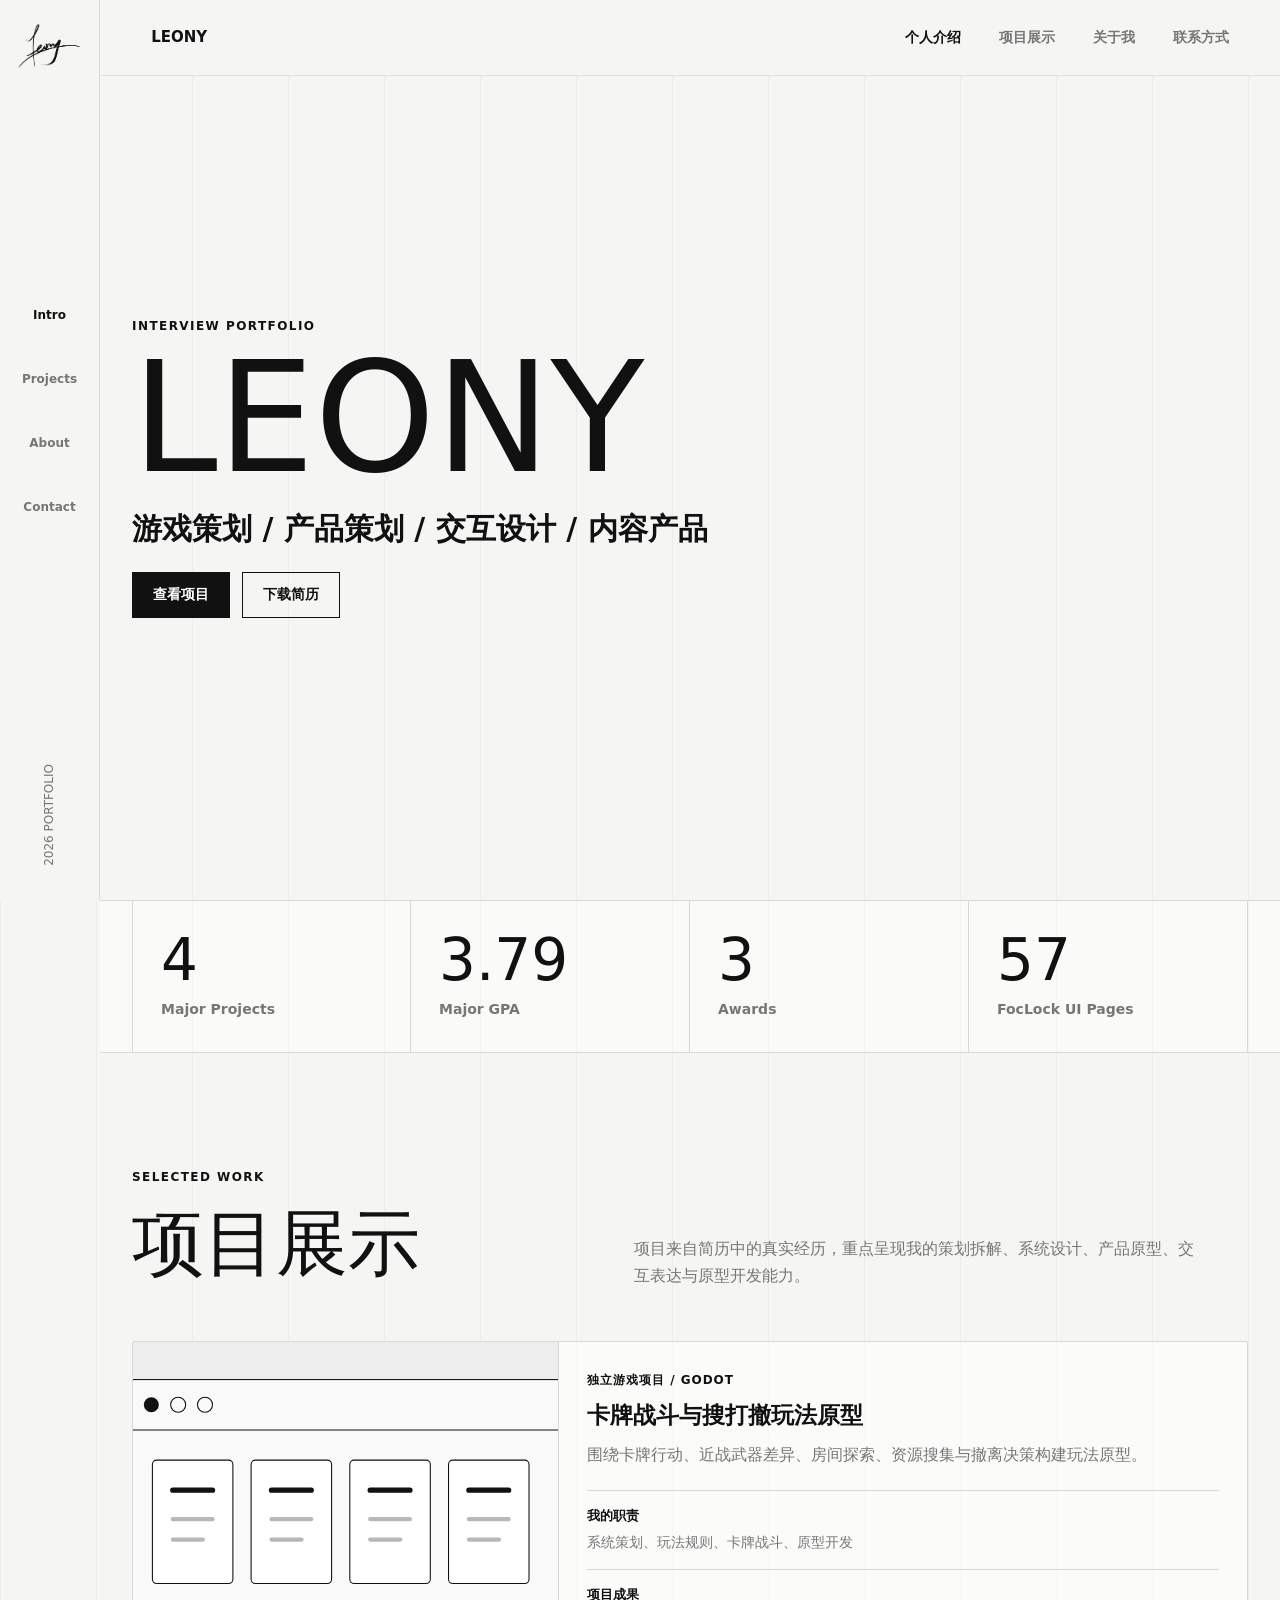
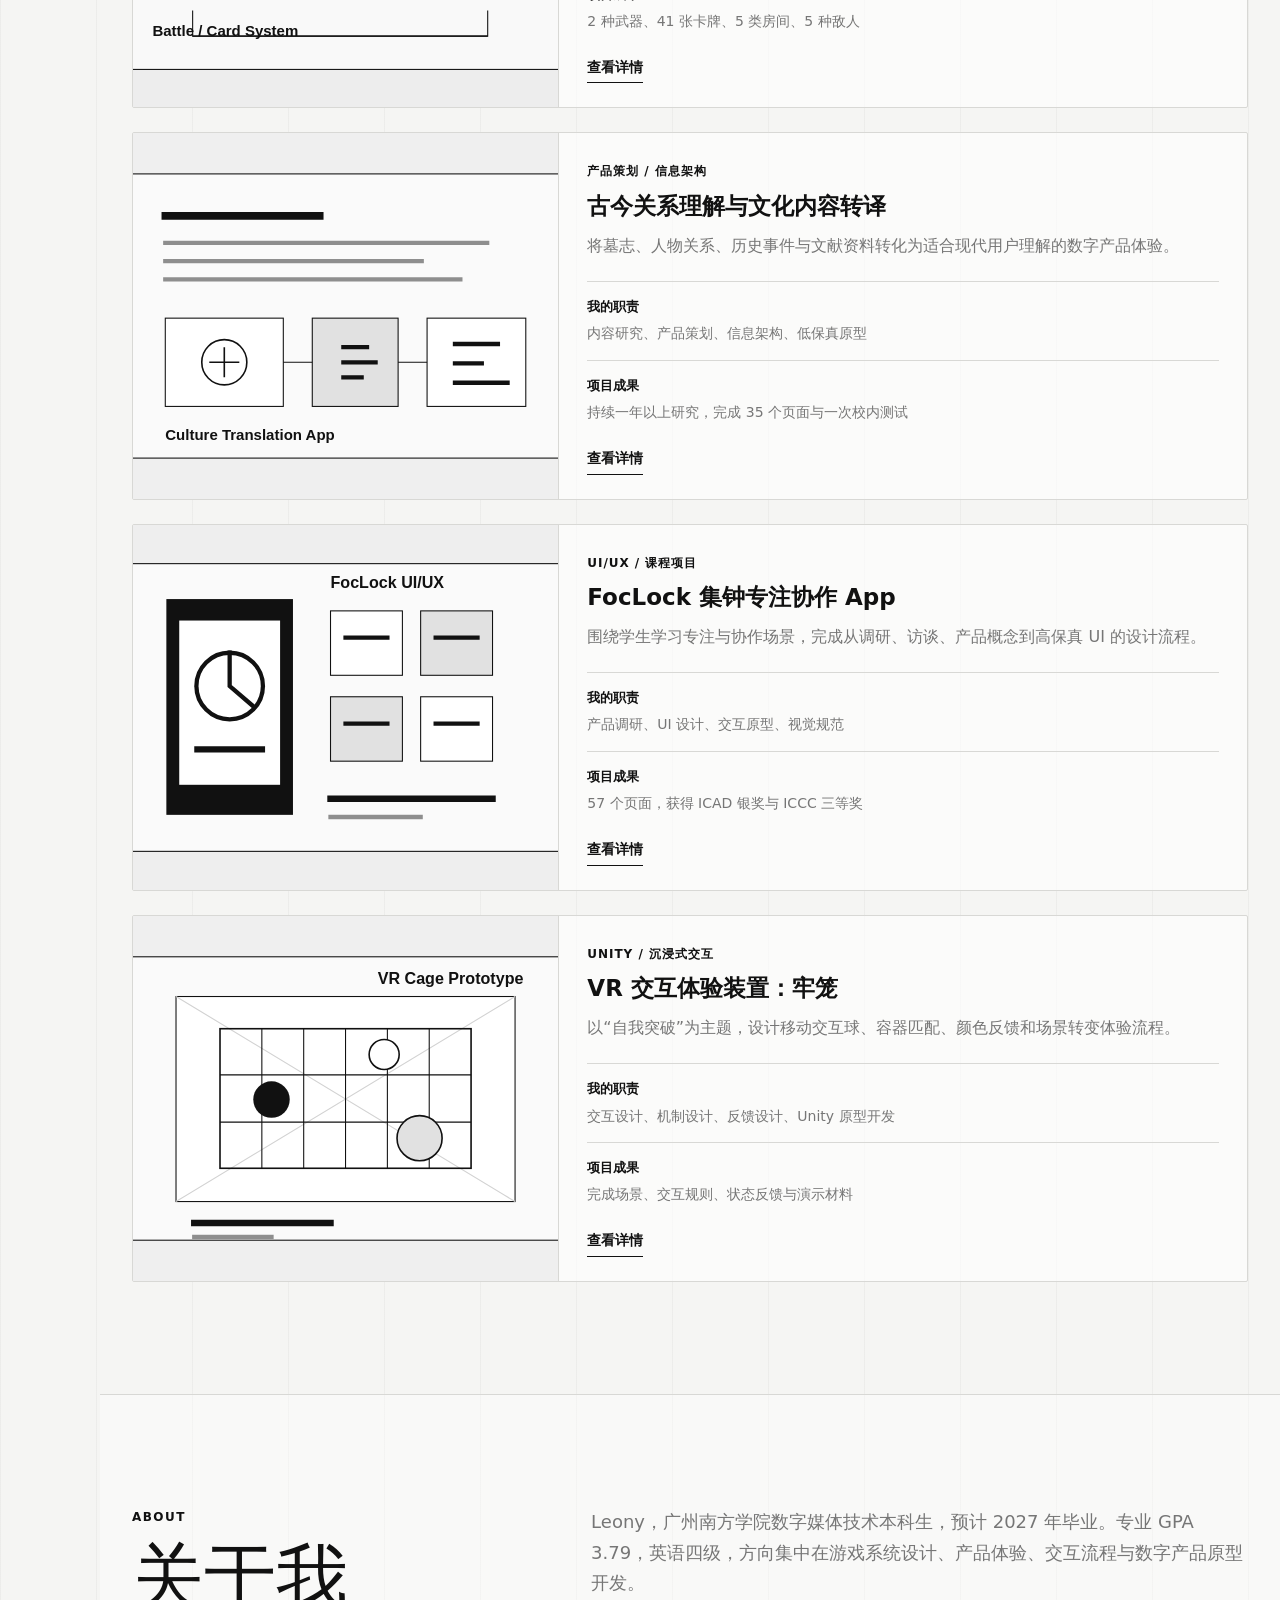
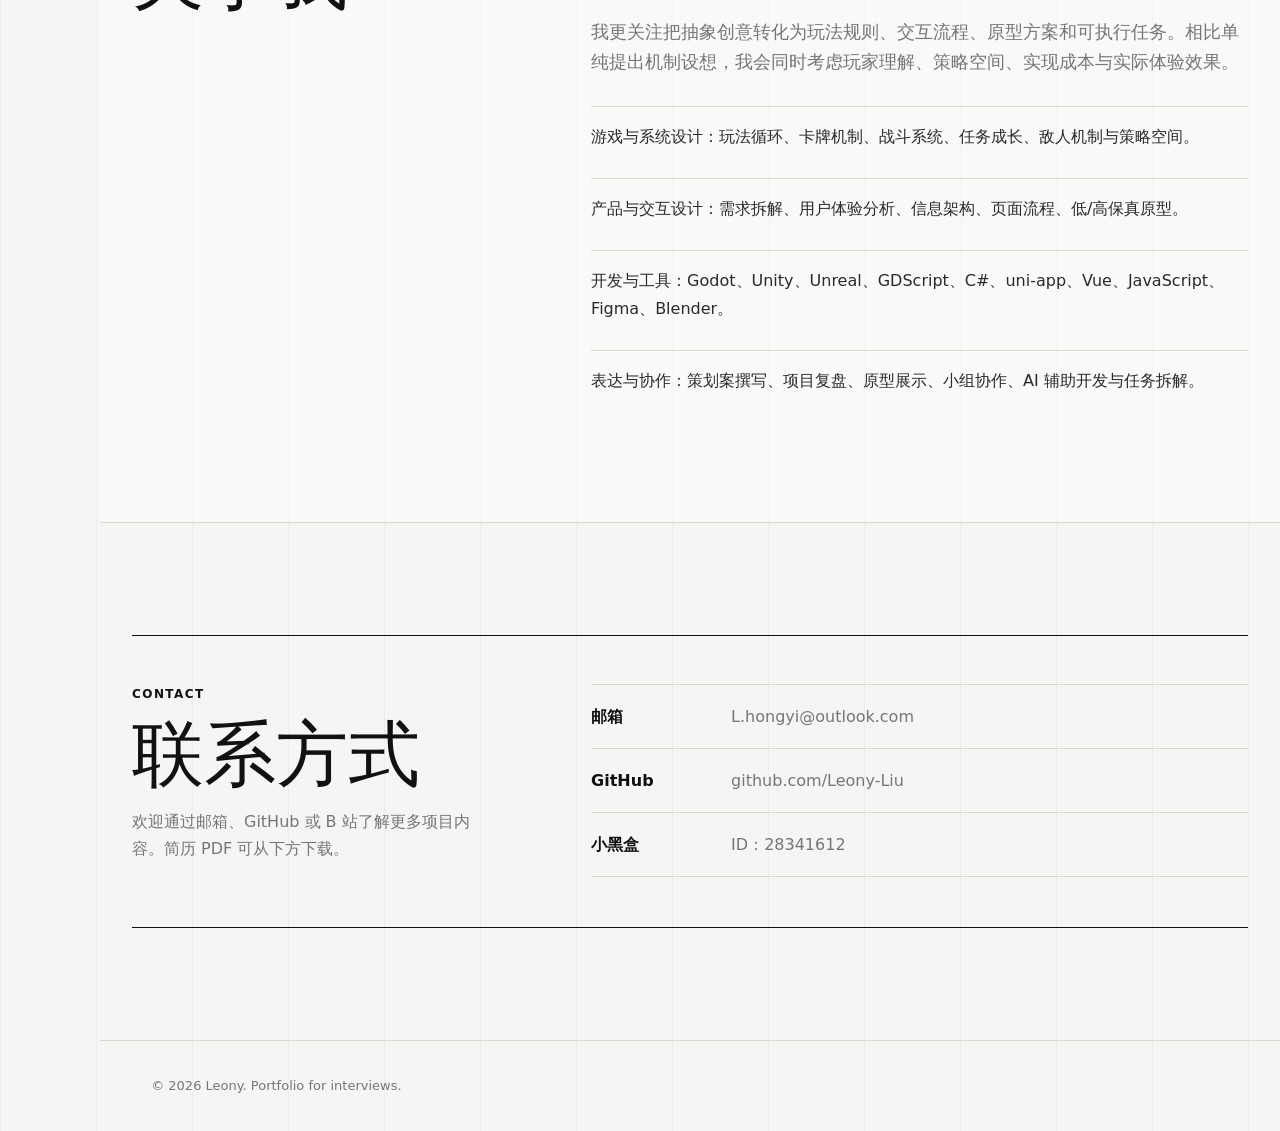
<file: index.html>
<!DOCTYPE html>
<html lang="zh-CN">
<head>
  <meta charset="UTF-8">
  <meta name="viewport" content="width=device-width, initial-scale=1.0">
  <meta name="description" content="Leony 刘弘懿的个人作品集网站，展示游戏策划、产品策划、交互设计与原型开发项目。">
  <title>LEONY Portfolio | 刘弘懿项目作品集</title>
  <link rel="icon" href="assets/images/favicon.svg" type="image/svg+xml">
  <link rel="stylesheet" href="css/style.css">
</head>
<body>
  <aside class="side-rail" aria-label="页面锚点导航">
    <a class="rail-logo" href="#intro" aria-label="返回首页">
      <img src="assets/images/leony-signature.png" alt="">
    </a>
    <nav class="rail-dots" aria-label="页面分区">
      <a class="rail-dot active" href="#intro" data-section="intro" aria-label="Intro"><span>Intro</span></a>
      <a class="rail-dot" href="#projects" data-section="projects" aria-label="Projects"><span>Projects</span></a>
      <a class="rail-dot" href="#about" data-section="about" aria-label="About"><span>About</span></a>
      <a class="rail-dot" href="#contact" data-section="contact" aria-label="Contact"><span>Contact</span></a>
    </nav>
    <p class="rail-meta">2026 Portfolio</p>
  </aside>

  <header class="topbar">
    <a class="topbar-brand" href="#intro">LEONY</a>
    <button class="nav-toggle" type="button" aria-label="打开导航" aria-expanded="false">
      <span></span>
      <span></span>
    </button>
    <nav class="topnav" aria-label="主导航">
      <a href="#intro">个人介绍</a>
      <a href="#projects">项目展示</a>
      <a href="#about">关于我</a>
      <a href="#contact">联系方式</a>
    </nav>
  </header>

  <main>
    <section id="intro" class="hero section">
      <div class="container hero-grid">
        <div class="hero-copy">
          <p class="eyebrow">Interview Portfolio</p>
          <h1>LEONY<br></h1>
          <p class="hero-title">游戏策划 / 产品策划 / 交互设计 / 内容产品</p>
          <div class="hero-actions">
            <a class="button button-dark" href="#projects">查看项目</a>
            <a class="button button-light" href="assets/resume/resume.pdf" download>下载简历</a>
          </div>
        </div>

        
      </div>
    </section>

    <section class="stats-strip" aria-label="作品集数据概览">
      <div class="container stats-grid">
        <div>
          <strong>4</strong>
          <span>Major Projects</span>
        </div>
        <div>
          <strong>3.79</strong>
          <span>Major GPA</span>
        </div>
        <div>
          <strong>3</strong>
          <span>Awards</span>
        </div>
        <div>
          <strong>57</strong>
          <span>FocLock UI Pages</span>
        </div>
      </div>
    </section>

    <section id="projects" class="section section-projects">
      <div class="container">
        <div class="section-heading wide-heading">
          <p class="eyebrow">Selected Work</p>
          <h2>项目展示</h2>
          <p>项目来自简历中的真实经历，重点呈现我的策划拆解、系统设计、产品原型、交互表达与原型开发能力。</p>
        </div>

        <div class="project-grid">
          <article class="project-card">
            <a class="project-cover" href="projects/card-battle.html" aria-label="查看卡牌战斗与搜打撤玩法原型详情">
              <img src="assets/images/project-card-system.svg" alt="卡牌战斗与搜打撤玩法原型封面">
            </a>
            <div class="project-body">
              <p class="project-type">独立游戏项目 / Godot</p>
              <h3>卡牌战斗与搜打撤玩法原型</h3>
              <p>围绕卡牌行动、近战武器差异、房间探索、资源搜集与撤离决策构建玩法原型。</p>
              <dl class="project-meta">
                <div>
                  <dt>我的职责</dt>
                  <dd>系统策划、玩法规则、卡牌战斗、原型开发</dd>
                </div>
                <div>
                  <dt>项目成果</dt>
                  <dd>2 种武器、41 张卡牌、5 类房间、5 种敌人</dd>
                </div>
              </dl>
              <a class="text-link" href="projects/card-battle.html">查看详情</a>
            </div>
          </article>

          <article class="project-card">
            <a class="project-cover" href="projects/culture-app.html" aria-label="查看古今关系理解与文化内容转译项目详情">
              <img src="assets/images/project-culture-app.svg" alt="古今关系理解与文化内容转译项目封面">
            </a>
            <div class="project-body">
              <p class="project-type">产品策划 / 信息架构</p>
              <h3>古今关系理解与文化内容转译</h3>
              <p>将墓志、人物关系、历史事件与文献资料转化为适合现代用户理解的数字产品体验。</p>
              <dl class="project-meta">
                <div>
                  <dt>我的职责</dt>
                  <dd>内容研究、产品策划、信息架构、低保真原型</dd>
                </div>
                <div>
                  <dt>项目成果</dt>
                  <dd>持续一年以上研究，完成 35 个页面与一次校内测试</dd>
                </div>
              </dl>
              <a class="text-link" href="projects/culture-app.html">查看详情</a>
            </div>
          </article>

          <article class="project-card">
            <a class="project-cover" href="projects/foclock.html" aria-label="查看 FocLock 集钟项目详情">
              <img src="assets/images/project-foclock.svg" alt="FocLock 集钟项目封面">
            </a>
            <div class="project-body">
              <p class="project-type">UI/UX / 课程项目</p>
              <h3>FocLock 集钟专注协作 App</h3>
              <p>围绕学生学习专注与协作场景，完成从调研、访谈、产品概念到高保真 UI 的设计流程。</p>
              <dl class="project-meta">
                <div>
                  <dt>我的职责</dt>
                  <dd>产品调研、UI 设计、交互原型、视觉规范</dd>
                </div>
                <div>
                  <dt>项目成果</dt>
                  <dd>57 个页面，获得 ICAD 银奖与 ICCC 三等奖</dd>
                </div>
              </dl>
              <a class="text-link" href="projects/foclock.html">查看详情</a>
            </div>
          </article>

          <article class="project-card">
            <a class="project-cover" href="projects/vr-cage.html" aria-label="查看 VR 交互体验装置详情">
              <img src="assets/images/project-vr-cage.svg" alt="VR 交互体验装置项目封面">
            </a>
            <div class="project-body">
              <p class="project-type">Unity / 沉浸式交互</p>
              <h3>VR 交互体验装置：牢笼</h3>
              <p>以“自我突破”为主题，设计移动交互球、容器匹配、颜色反馈和场景转变体验流程。</p>
              <dl class="project-meta">
                <div>
                  <dt>我的职责</dt>
                  <dd>交互设计、机制设计、反馈设计、Unity 原型开发</dd>
                </div>
                <div>
                  <dt>项目成果</dt>
                  <dd>完成场景、交互规则、状态反馈与演示材料</dd>
                </div>
              </dl>
              <a class="text-link" href="projects/vr-cage.html">查看详情</a>
            </div>
          </article>
        </div>
      </div>
    </section>

    <section id="about" class="section about-section">
      <div class="container about-grid">
        <div class="section-heading">
          <p class="eyebrow">About</p>
          <h2>关于我</h2>
        </div>
        <div class="about-copy">
          <p>
             Leony，广州南方学院数字媒体技术本科生，预计 2027 年毕业。专业 GPA 3.79，英语四级，方向集中在游戏系统设计、产品体验、交互流程与数字产品原型开发。
          </p>
          <p>
            我更关注把抽象创意转化为玩法规则、交互流程、原型方案和可执行任务。相比单纯提出机制设想，我会同时考虑玩家理解、策略空间、实现成本与实际体验效果。
          </p>
          <ul class="ability-list">
            <li>游戏与系统设计：玩法循环、卡牌机制、战斗系统、任务成长、敌人机制与策略空间。</li>
            <li>产品与交互设计：需求拆解、用户体验分析、信息架构、页面流程、低/高保真原型。</li>
            <li>开发与工具：Godot、Unity、Unreal、GDScript、C#、uni-app、Vue、JavaScript、Figma、Blender。</li>
            <li>表达与协作：策划案撰写、项目复盘、原型展示、小组协作、AI 辅助开发与任务拆解。</li>
          </ul>
        </div>
      </div>
    </section>

    <section id="contact" class="section contact-section">
      <div class="container contact-grid">
        <div>
          <p class="eyebrow">Contact</p>
          <h2>联系方式</h2>
          <p>欢迎通过邮箱、GitHub 或 B 站了解更多项目内容。简历 PDF 可从下方下载。</p>
        </div>
        <ul class="contact-list">
          <li>
            <span>邮箱</span>
            <a href="mailto:L.hongyi@outlook.com">L.hongyi@outlook.com</a>
          </li>
          <li>
            <span>GitHub</span>
            <a href="https://github.com/Leony-Liu" target="_blank" rel="noreferrer">github.com/Leony-Liu</a>
          </li>
          <li>
            <span>小黑盒</span>
            <a href="https://www.xiaoheihe.cn/app/user/profile/28341612" target="_blank" rel="noreferrer">ID：28341612</a>
          </li>
        </ul>
      </div>
    </section>
  </main>

  <footer class="site-footer">
    <p>© 2026  Leony. Portfolio for interviews.</p>
  </footer>

  <script src="js/main.js"></script>
</body>
</html>
</file>
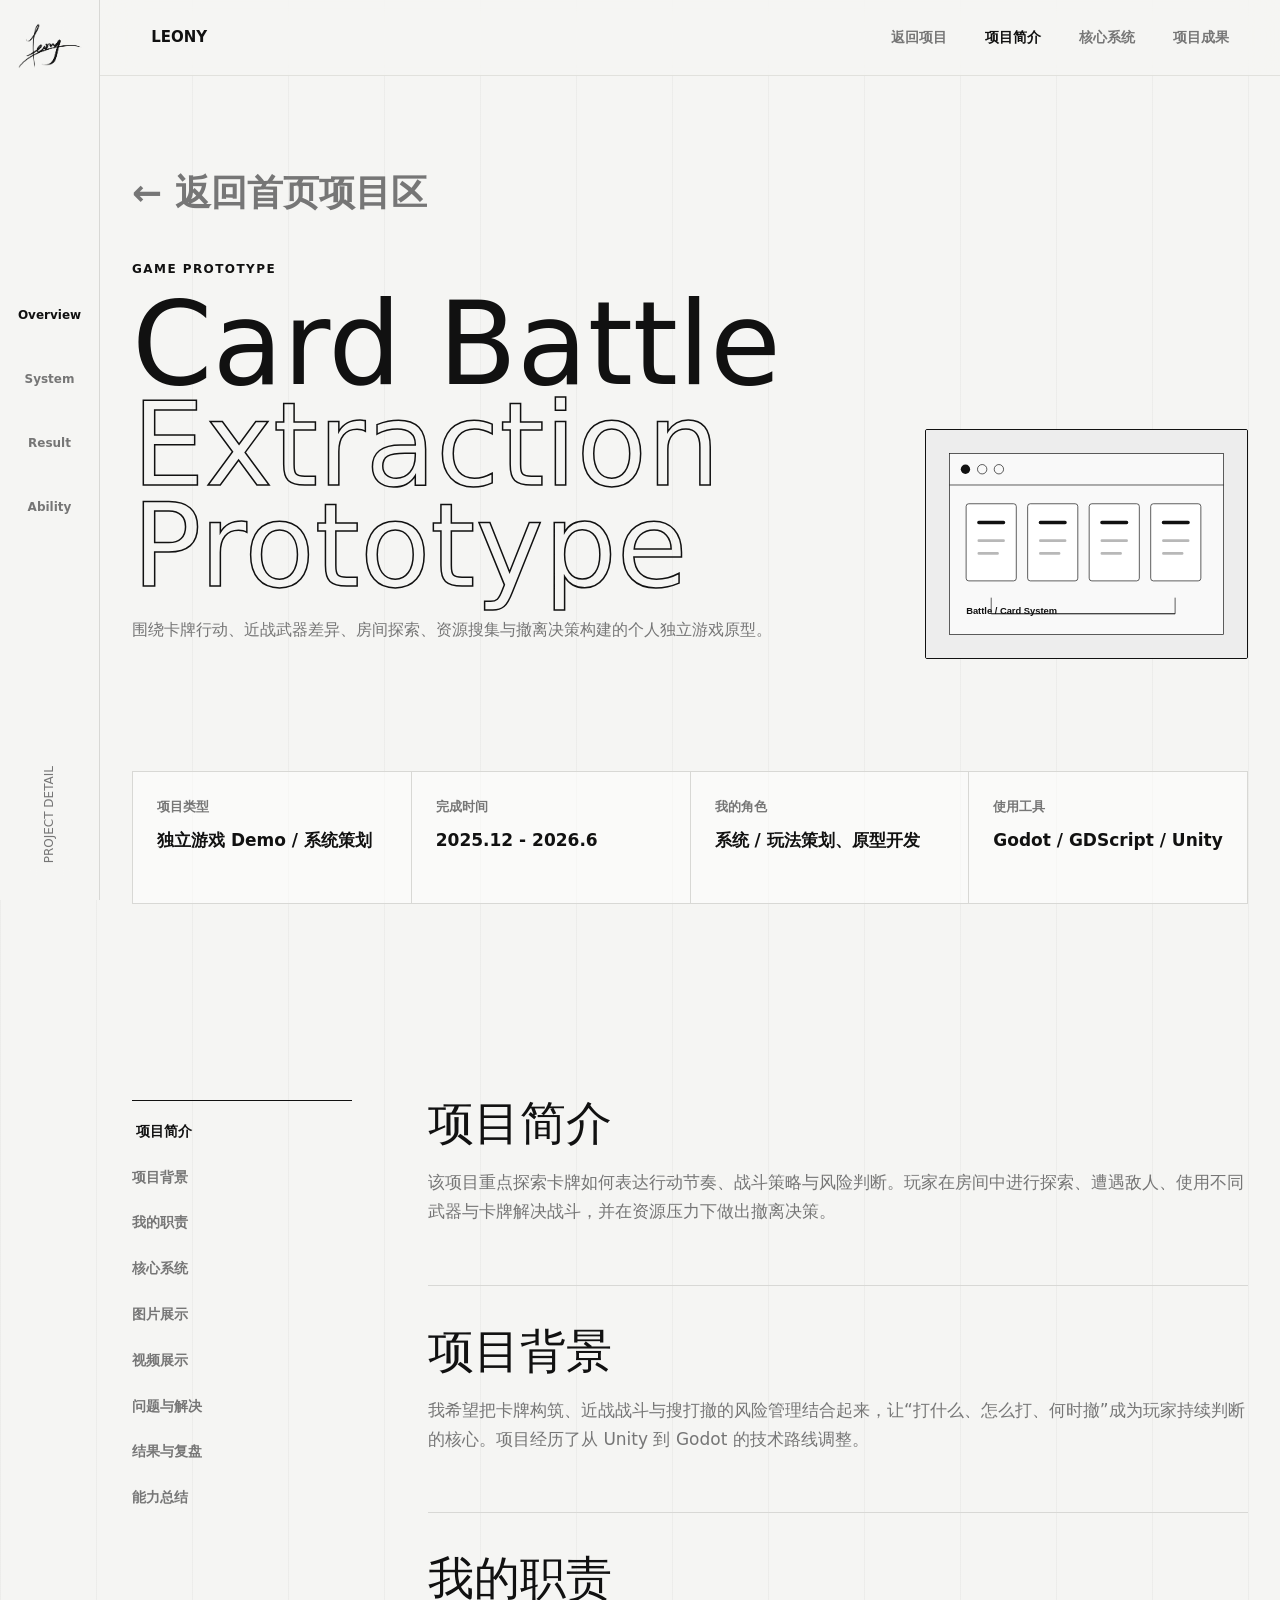
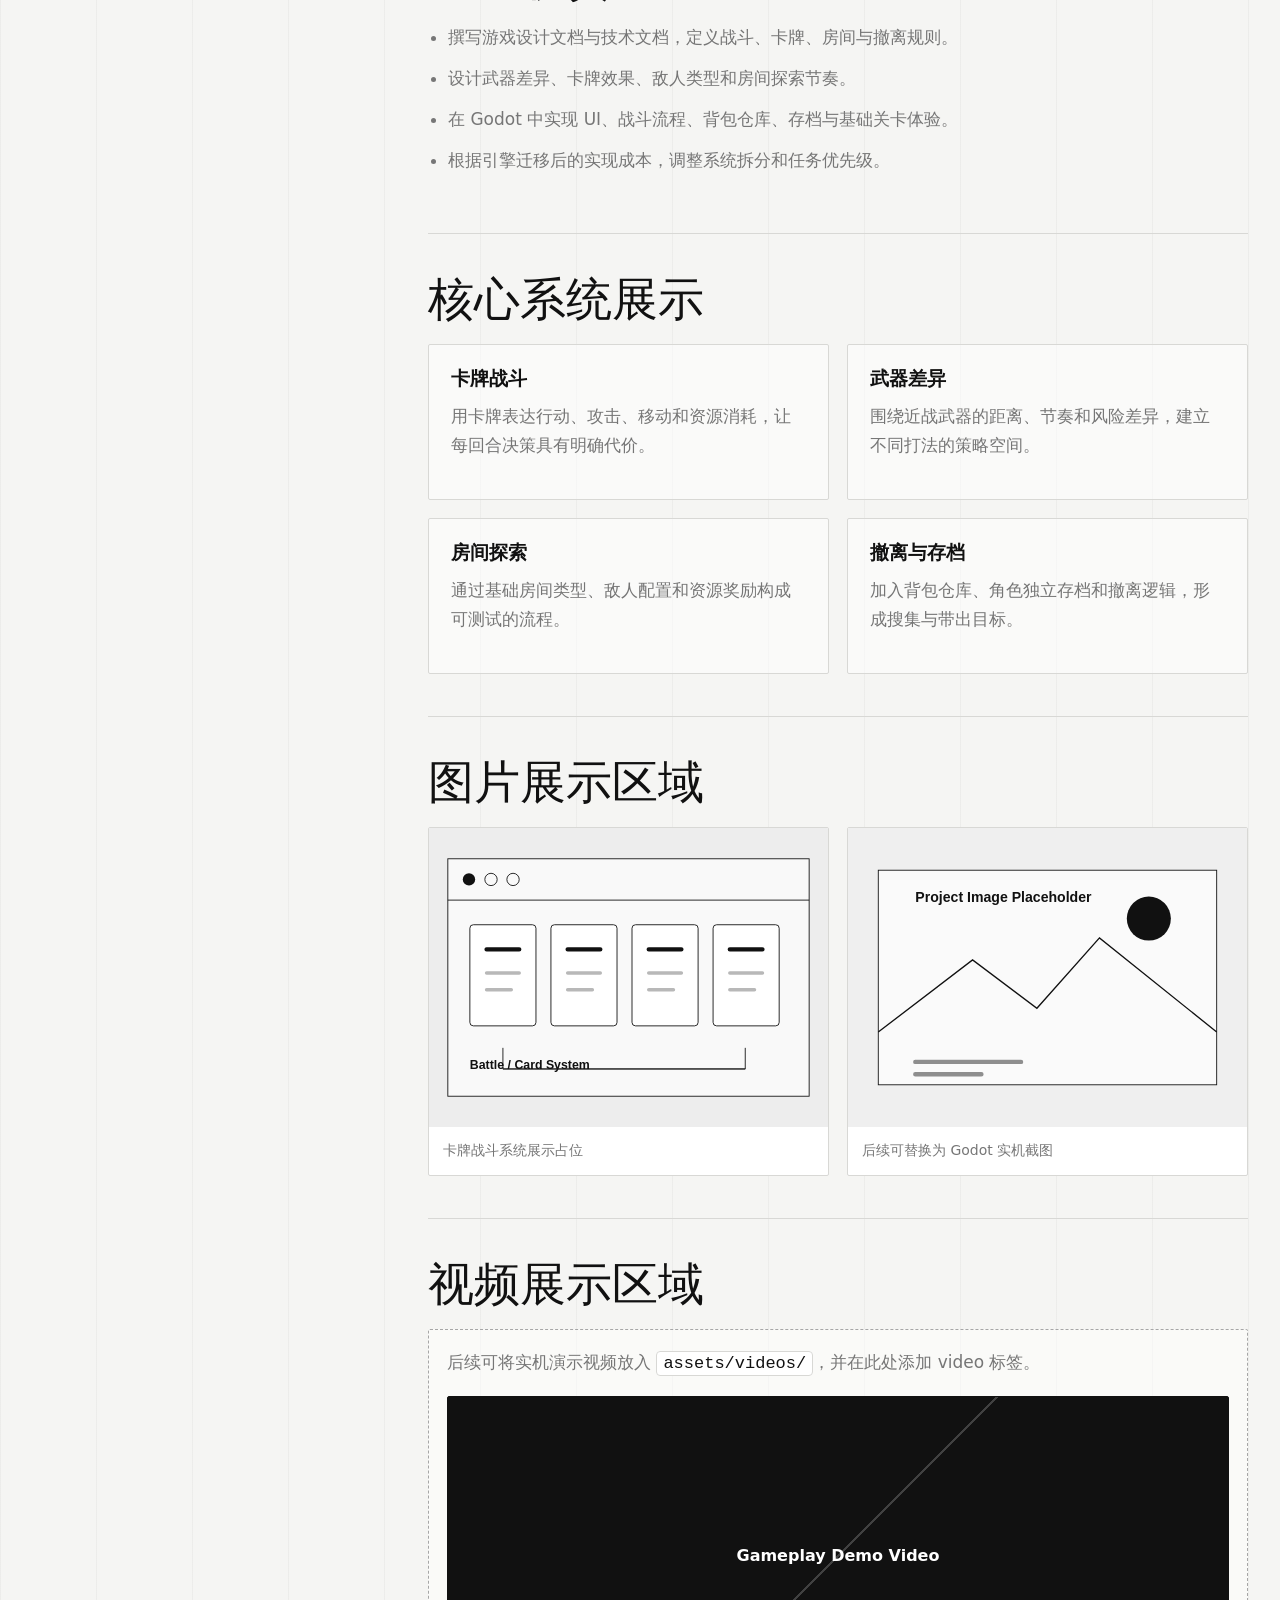
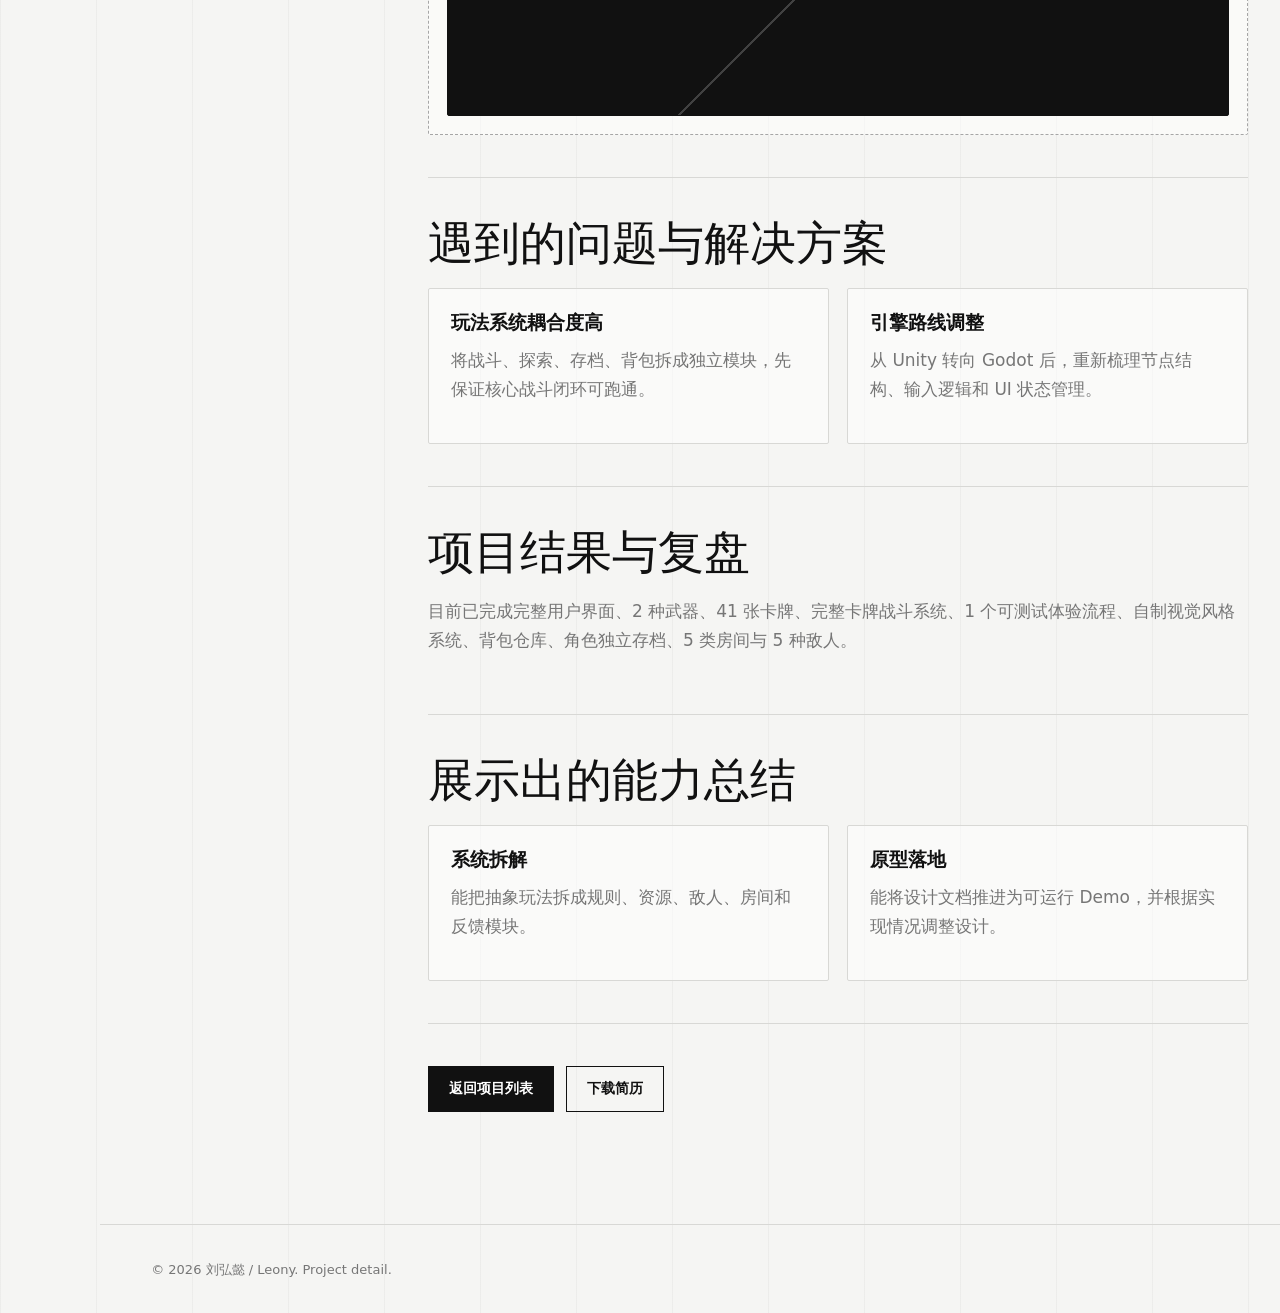
<file: projects/card-battle.html>
<!DOCTYPE html>
<html lang="zh-CN">
<head>
  <meta charset="UTF-8">
  <meta name="viewport" content="width=device-width, initial-scale=1.0">
  <meta name="description" content="卡牌战斗与搜打撤玩法原型项目详情，展示系统策划、玩法设计与 Godot 原型开发能力。">
  <title>卡牌战斗与搜打撤玩法原型 | LEONY Portfolio</title>
  <link rel="icon" href="../assets/images/favicon.svg" type="image/svg+xml">
  <link rel="stylesheet" href="../css/style.css">
</head>
<body>
  <aside class="side-rail" aria-label="项目详情锚点导航">
    <a class="rail-logo" href="../index.html" aria-label="返回首页">
      <img src="../assets/images/leony-signature.png" alt="">
    </a>
    <nav class="rail-dots" aria-label="项目内容分区">
      <a class="rail-dot active" href="#overview" aria-label="项目简介"><span>Overview</span></a>
      <a class="rail-dot" href="#features" aria-label="核心系统"><span>System</span></a>
      <a class="rail-dot" href="#result" aria-label="项目成果"><span>Result</span></a>
      <a class="rail-dot" href="#ability" aria-label="能力总结"><span>Ability</span></a>
    </nav>
    <p class="rail-meta">Project Detail</p>
  </aside>

  <header class="topbar detail-header">
    <a class="topbar-brand" href="../index.html">LEONY</a>
    <button class="nav-toggle" type="button" aria-label="打开导航" aria-expanded="false"><span></span><span></span></button>
    <nav class="topnav" aria-label="项目页导航">
      <a href="../index.html#projects">返回项目</a>
      <a href="#overview">项目简介</a>
      <a href="#features">核心系统</a>
      <a href="#result">项目成果</a>
    </nav>
  </header>

  <main class="detail-main">
    <section class="section detail-hero">
      <div class="container detail-hero-grid">
        <div>
          <a class="back-link" href="../index.html#projects">← 返回首页项目区</a>
          <p class="eyebrow">Game Prototype</p>
          <h1>Card Battle<br><span>Extraction Prototype</span></h1>
          <p class="hero-desc">围绕卡牌行动、近战武器差异、房间探索、资源搜集与撤离决策构建的个人独立游戏原型。</p>
        </div>
        <img class="detail-cover" src="../assets/images/project-card-system.svg" alt="卡牌战斗与搜打撤玩法原型封面">
      </div>
    </section>

    <section class="section compact-section">
      <div class="container info-grid" aria-label="项目基本信息">
        <div><span>项目类型</span><strong>独立游戏 Demo / 系统策划</strong></div>
        <div><span>完成时间</span><strong>2025.12 - 2026.6</strong></div>
        <div><span>我的角色</span><strong>系统 / 玩法策划、原型开发</strong></div>
        <div><span>使用工具</span><strong>Godot / GDScript / Unity</strong></div>
      </div>
    </section>

    <section class="section">
      <div class="container detail-layout">
        <aside class="detail-toc" aria-label="项目内容目录">
          <a href="#overview">项目简介</a>
          <a href="#background">项目背景</a>
          <a href="#responsibility">我的职责</a>
          <a href="#features">核心系统</a>
          <a href="#gallery">图片展示</a>
          <a href="#video">视频展示</a>
          <a href="#solution">问题与解决</a>
          <a href="#result">结果与复盘</a>
          <a href="#ability">能力总结</a>
        </aside>

        <div class="detail-content">
          <section id="overview" class="detail-section">
            <h2>项目简介</h2>
            <p>该项目重点探索卡牌如何表达行动节奏、战斗策略与风险判断。玩家在房间中进行探索、遭遇敌人、使用不同武器与卡牌解决战斗，并在资源压力下做出撤离决策。</p>
          </section>
          <section id="background" class="detail-section">
            <h2>项目背景</h2>
            <p>我希望把卡牌构筑、近战战斗与搜打撤的风险管理结合起来，让“打什么、怎么打、何时撤”成为玩家持续判断的核心。项目经历了从 Unity 到 Godot 的技术路线调整。</p>
          </section>
          <section id="responsibility" class="detail-section">
            <h2>我的职责</h2>
            <ul class="check-list">
              <li>撰写游戏设计文档与技术文档，定义战斗、卡牌、房间与撤离规则。</li>
              <li>设计武器差异、卡牌效果、敌人类型和房间探索节奏。</li>
              <li>在 Godot 中实现 UI、战斗流程、背包仓库、存档与基础关卡体验。</li>
              <li>根据引擎迁移后的实现成本，调整系统拆分和任务优先级。</li>
            </ul>
          </section>
          <section id="features" class="detail-section">
            <h2>核心系统展示</h2>
            <div class="feature-grid">
              <article><h3>卡牌战斗</h3><p>用卡牌表达行动、攻击、移动和资源消耗，让每回合决策具有明确代价。</p></article>
              <article><h3>武器差异</h3><p>围绕近战武器的距离、节奏和风险差异，建立不同打法的策略空间。</p></article>
              <article><h3>房间探索</h3><p>通过基础房间类型、敌人配置和资源奖励构成可测试的流程。</p></article>
              <article><h3>撤离与存档</h3><p>加入背包仓库、角色独立存档和撤离逻辑，形成搜集与带出目标。</p></article>
            </div>
          </section>
          <section id="gallery" class="detail-section">
            <h2>图片展示区域</h2>
            <div class="gallery-grid">
              <figure><img src="../assets/images/project-card-system.svg" alt="卡牌战斗系统占位图"><figcaption>卡牌战斗系统展示占位</figcaption></figure>
              <figure><img src="../assets/images/placeholder-project.svg" alt="项目截图占位图"><figcaption>后续可替换为 Godot 实机截图</figcaption></figure>
            </div>
          </section>
          <section id="video" class="detail-section">
            <h2>视频展示区域</h2>
            <div class="video-shell">
              <p>后续可将实机演示视频放入 <code>assets/videos/</code>，并在此处添加 video 标签。</p>
              <div class="video-frame"><span>Gameplay Demo Video</span></div>
            </div>
          </section>
          <section id="solution" class="detail-section">
            <h2>遇到的问题与解决方案</h2>
            <div class="solution-grid">
              <article><h3>玩法系统耦合度高</h3><p>将战斗、探索、存档、背包拆成独立模块，先保证核心战斗闭环可跑通。</p></article>
              <article><h3>引擎路线调整</h3><p>从 Unity 转向 Godot 后，重新梳理节点结构、输入逻辑和 UI 状态管理。</p></article>
            </div>
          </section>
          <section id="result" class="detail-section">
            <h2>项目结果与复盘</h2>
            <p>目前已完成完整用户界面、2 种武器、41 张卡牌、完整卡牌战斗系统、1 个可测试体验流程、自制视觉风格系统、背包仓库、角色独立存档、5 类房间与 5 种敌人。</p>
          </section>
          <section id="ability" class="detail-section">
            <h2>展示出的能力总结</h2>
            <div class="summary-grid">
              <article><h3>系统拆解</h3><p>能把抽象玩法拆成规则、资源、敌人、房间和反馈模块。</p></article>
              <article><h3>原型落地</h3><p>能将设计文档推进为可运行 Demo，并根据实现情况调整设计。</p></article>
            </div>
          </section>
          <div class="detail-actions">
            <a class="button button-dark" href="../index.html#projects">返回项目列表</a>
            <a class="button button-light" href="../assets/resume/resume.pdf" download>下载简历</a>
          </div>
        </div>
      </div>
    </section>
  </main>

  <footer class="site-footer"><p>© 2026 刘弘懿 / Leony. Project detail.</p></footer>
  <script src="../js/main.js"></script>
</body>
</html>
</file>
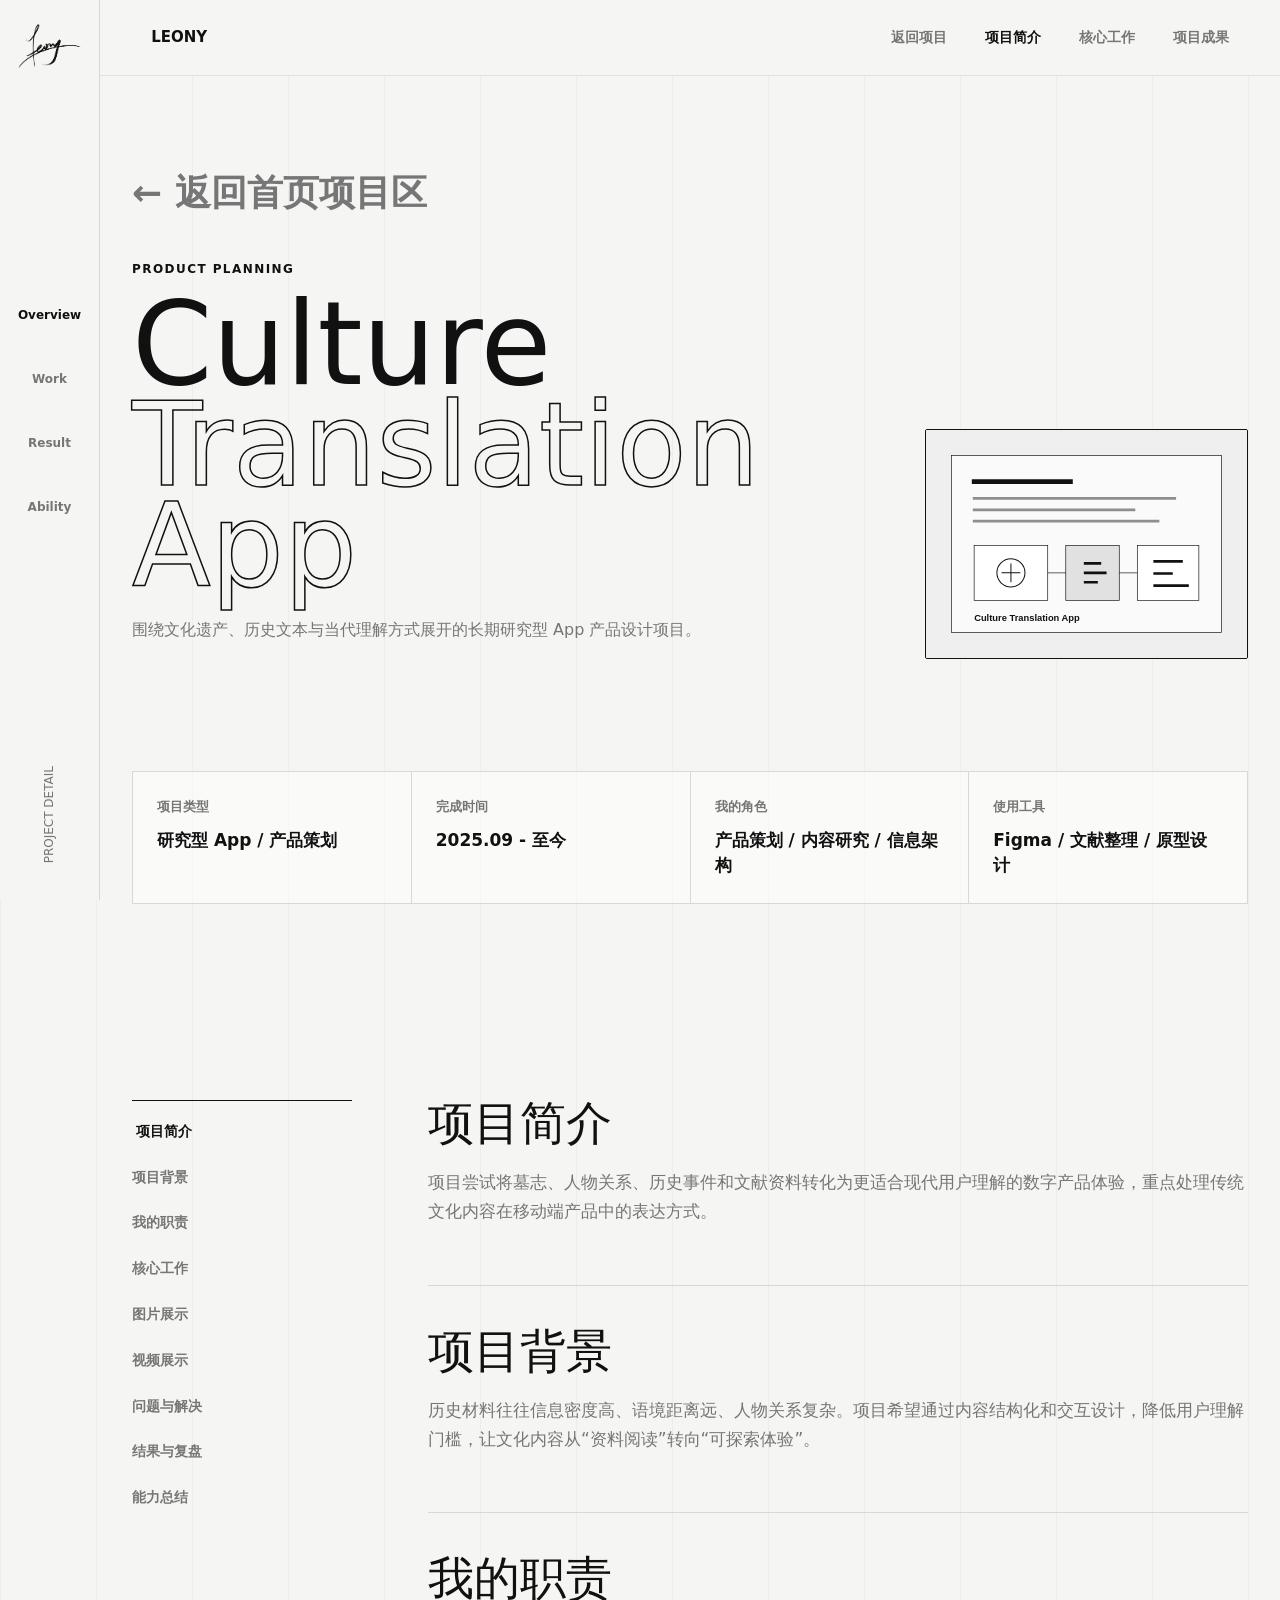
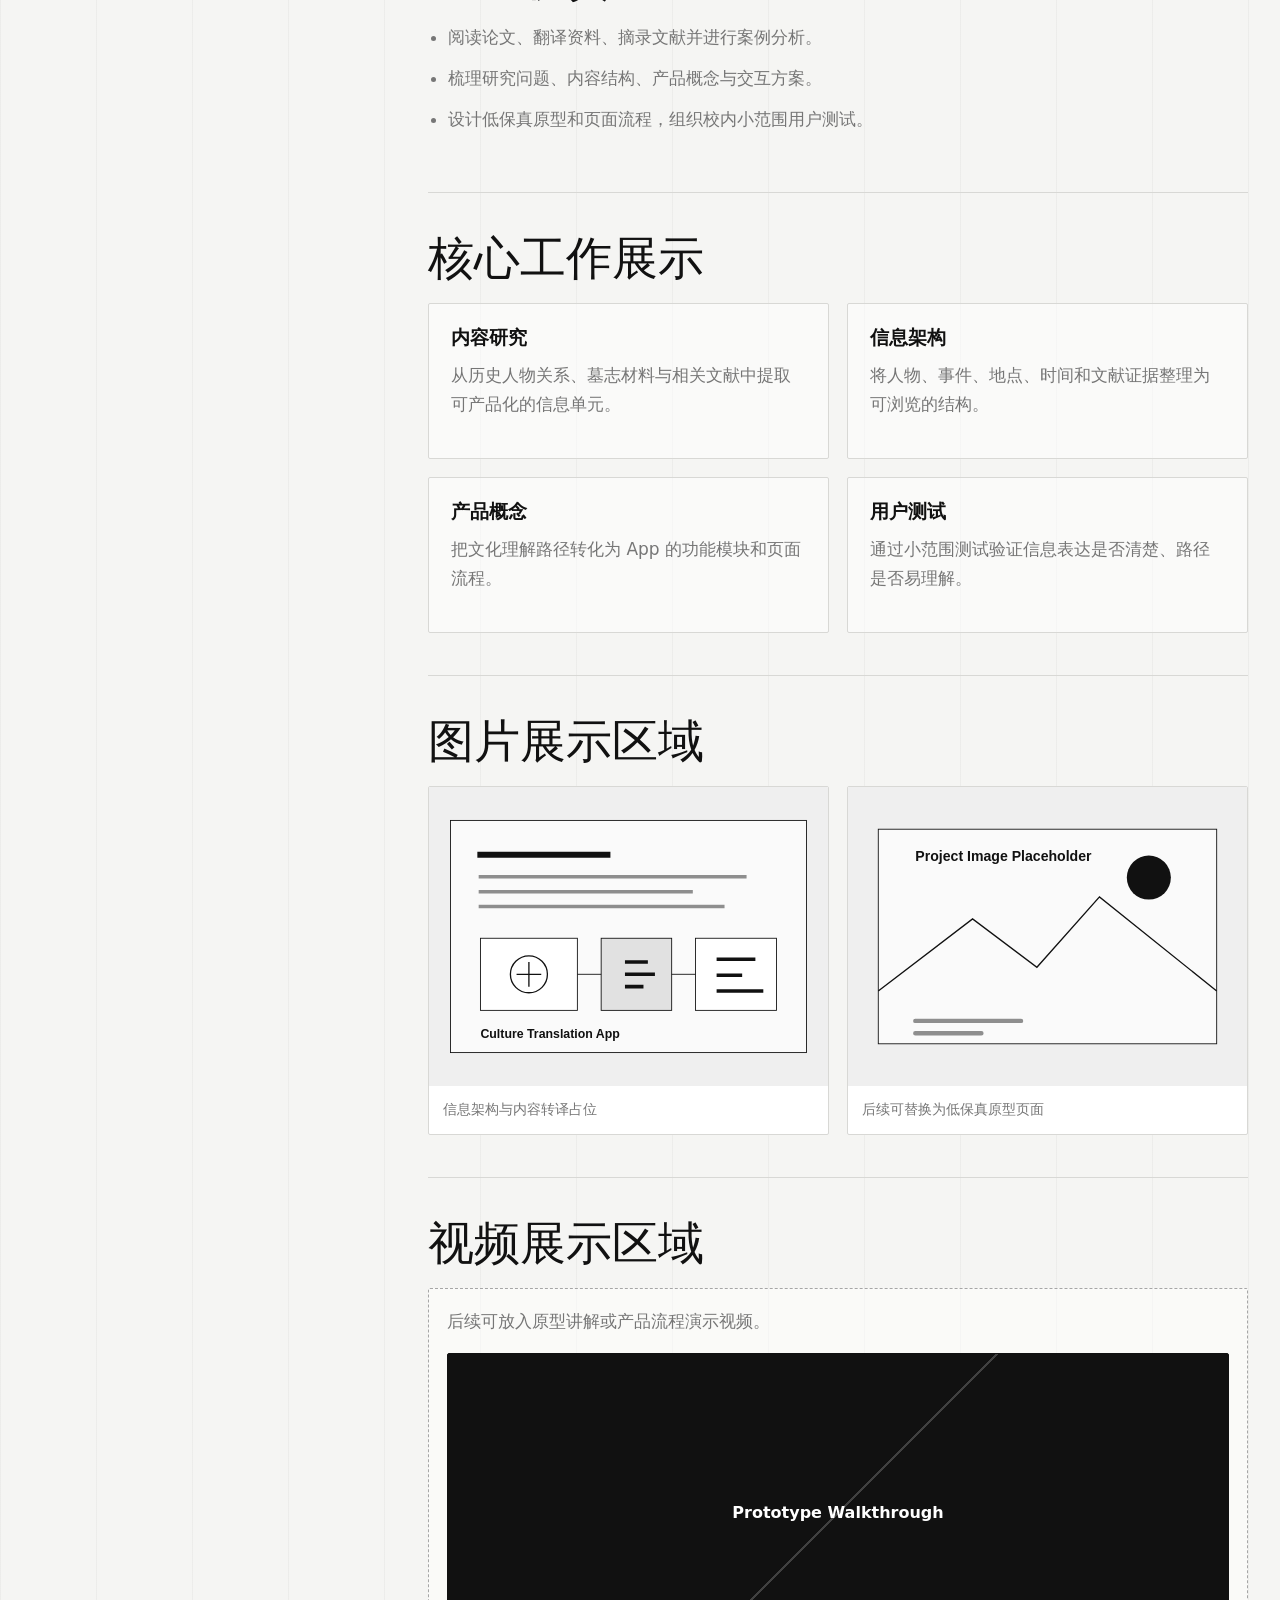
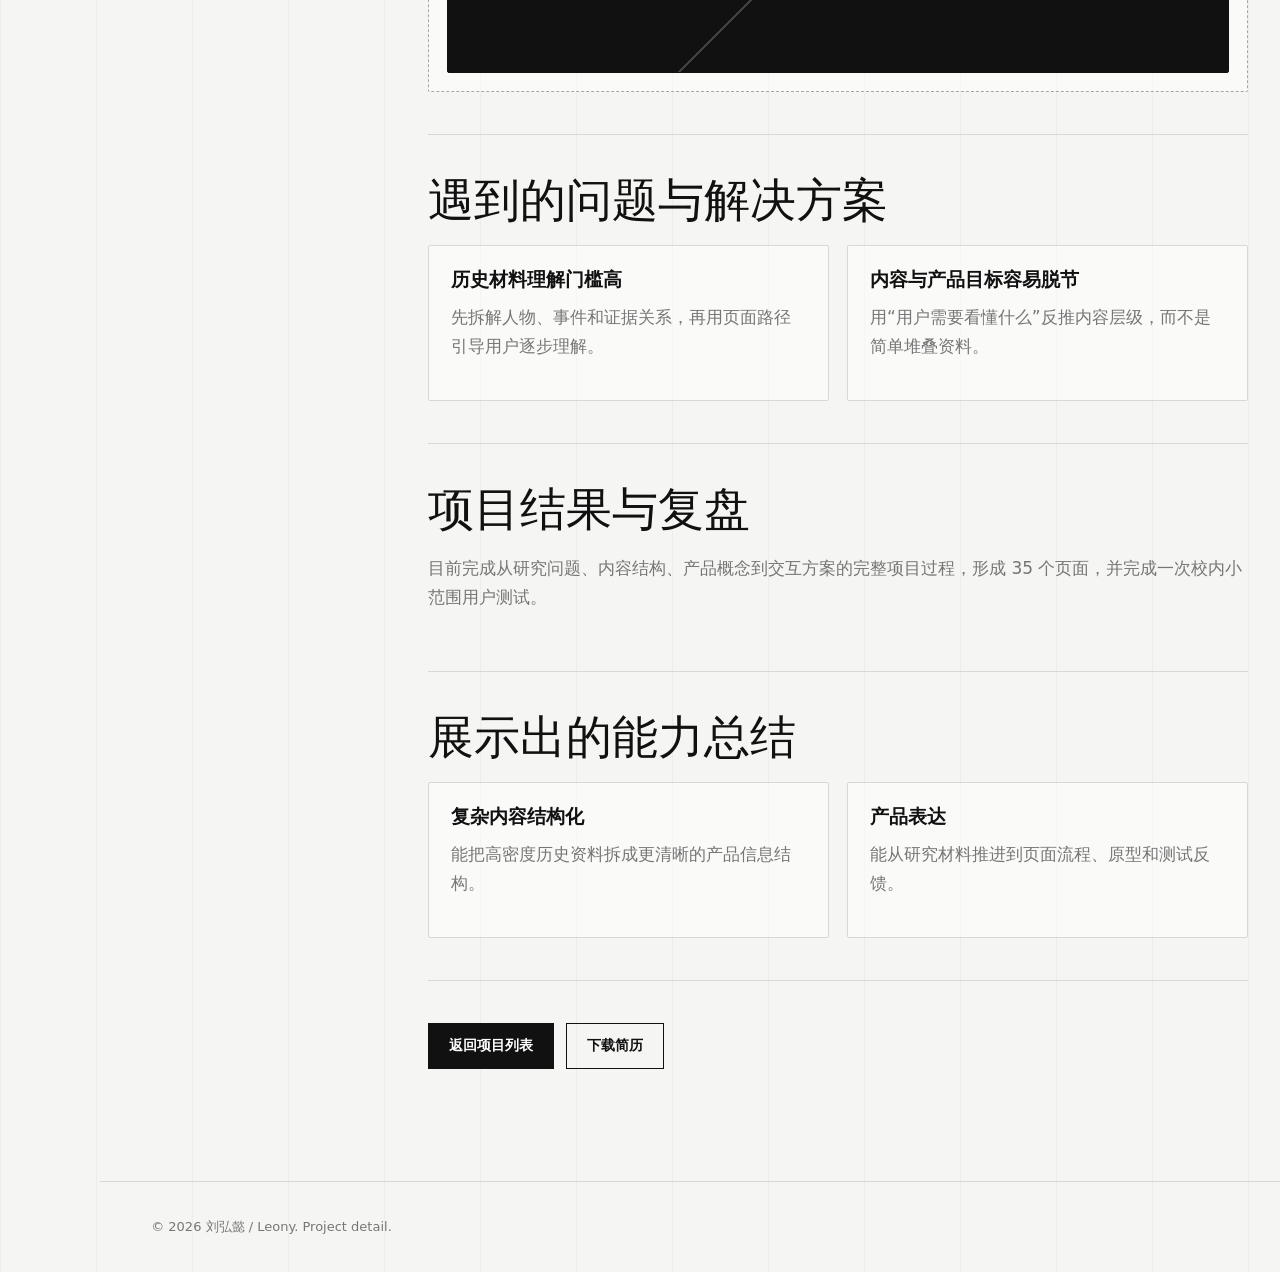
<file: projects/culture-app.html>
<!DOCTYPE html>
<html lang="zh-CN">
<head>
  <meta charset="UTF-8">
  <meta name="viewport" content="width=device-width, initial-scale=1.0">
  <meta name="description" content="古今关系理解与文化内容转译 App 项目详情，展示内容研究、信息架构与产品原型设计能力。">
  <title>古今关系理解与文化内容转译 | LEONY Portfolio</title>
  <link rel="icon" href="../assets/images/favicon.svg" type="image/svg+xml">
  <link rel="stylesheet" href="../css/style.css">
</head>
<body>
  <aside class="side-rail" aria-label="项目详情锚点导航">
    <a class="rail-logo" href="../index.html" aria-label="返回首页">
      <img src="../assets/images/leony-signature.png" alt="">
    </a>
    <nav class="rail-dots" aria-label="项目内容分区">
      <a class="rail-dot active" href="#overview" aria-label="项目简介"><span>Overview</span></a>
      <a class="rail-dot" href="#features" aria-label="核心工作"><span>Work</span></a>
      <a class="rail-dot" href="#result" aria-label="项目成果"><span>Result</span></a>
      <a class="rail-dot" href="#ability" aria-label="能力总结"><span>Ability</span></a>
    </nav>
    <p class="rail-meta">Project Detail</p>
  </aside>

  <header class="topbar detail-header">
    <a class="topbar-brand" href="../index.html">LEONY</a>
    <button class="nav-toggle" type="button" aria-label="打开导航" aria-expanded="false"><span></span><span></span></button>
    <nav class="topnav" aria-label="项目页导航">
      <a href="../index.html#projects">返回项目</a>
      <a href="#overview">项目简介</a>
      <a href="#features">核心工作</a>
      <a href="#result">项目成果</a>
    </nav>
  </header>

  <main class="detail-main">
    <section class="section detail-hero">
      <div class="container detail-hero-grid">
        <div>
          <a class="back-link" href="../index.html#projects">← 返回首页项目区</a>
          <p class="eyebrow">Product Planning</p>
          <h1>Culture<br><span>Translation App</span></h1>
          <p class="hero-desc">围绕文化遗产、历史文本与当代理解方式展开的长期研究型 App 产品设计项目。</p>
        </div>
        <img class="detail-cover" src="../assets/images/project-culture-app.svg" alt="文化内容转译 App 项目封面">
      </div>
    </section>

    <section class="section compact-section">
      <div class="container info-grid" aria-label="项目基本信息">
        <div><span>项目类型</span><strong>研究型 App / 产品策划</strong></div>
        <div><span>完成时间</span><strong>2025.09 - 至今</strong></div>
        <div><span>我的角色</span><strong>产品策划 / 内容研究 / 信息架构</strong></div>
        <div><span>使用工具</span><strong>Figma / 文献整理 / 原型设计</strong></div>
      </div>
    </section>

    <section class="section">
      <div class="container detail-layout">
        <aside class="detail-toc" aria-label="项目内容目录">
          <a href="#overview">项目简介</a>
          <a href="#background">项目背景</a>
          <a href="#responsibility">我的职责</a>
          <a href="#features">核心工作</a>
          <a href="#gallery">图片展示</a>
          <a href="#video">视频展示</a>
          <a href="#solution">问题与解决</a>
          <a href="#result">结果与复盘</a>
          <a href="#ability">能力总结</a>
        </aside>
        <div class="detail-content">
          <section id="overview" class="detail-section"><h2>项目简介</h2><p>项目尝试将墓志、人物关系、历史事件和文献资料转化为更适合现代用户理解的数字产品体验，重点处理传统文化内容在移动端产品中的表达方式。</p></section>
          <section id="background" class="detail-section"><h2>项目背景</h2><p>历史材料往往信息密度高、语境距离远、人物关系复杂。项目希望通过内容结构化和交互设计，降低用户理解门槛，让文化内容从“资料阅读”转向“可探索体验”。</p></section>
          <section id="responsibility" class="detail-section"><h2>我的职责</h2><ul class="check-list"><li>阅读论文、翻译资料、摘录文献并进行案例分析。</li><li>梳理研究问题、内容结构、产品概念与交互方案。</li><li>设计低保真原型和页面流程，组织校内小范围用户测试。</li></ul></section>
          <section id="features" class="detail-section"><h2>核心工作展示</h2><div class="feature-grid"><article><h3>内容研究</h3><p>从历史人物关系、墓志材料与相关文献中提取可产品化的信息单元。</p></article><article><h3>信息架构</h3><p>将人物、事件、地点、时间和文献证据整理为可浏览的结构。</p></article><article><h3>产品概念</h3><p>把文化理解路径转化为 App 的功能模块和页面流程。</p></article><article><h3>用户测试</h3><p>通过小范围测试验证信息表达是否清楚、路径是否易理解。</p></article></div></section>
          <section id="gallery" class="detail-section"><h2>图片展示区域</h2><div class="gallery-grid"><figure><img src="../assets/images/project-culture-app.svg" alt="文化 App 信息架构占位图"><figcaption>信息架构与内容转译占位</figcaption></figure><figure><img src="../assets/images/placeholder-project.svg" alt="原型页面占位图"><figcaption>后续可替换为低保真原型页面</figcaption></figure></div></section>
          <section id="video" class="detail-section"><h2>视频展示区域</h2><div class="video-shell"><p>后续可放入原型讲解或产品流程演示视频。</p><div class="video-frame"><span>Prototype Walkthrough</span></div></div></section>
          <section id="solution" class="detail-section"><h2>遇到的问题与解决方案</h2><div class="solution-grid"><article><h3>历史材料理解门槛高</h3><p>先拆解人物、事件和证据关系，再用页面路径引导用户逐步理解。</p></article><article><h3>内容与产品目标容易脱节</h3><p>用“用户需要看懂什么”反推内容层级，而不是简单堆叠资料。</p></article></div></section>
          <section id="result" class="detail-section"><h2>项目结果与复盘</h2><p>目前完成从研究问题、内容结构、产品概念到交互方案的完整项目过程，形成 35 个页面，并完成一次校内小范围用户测试。</p></section>
          <section id="ability" class="detail-section"><h2>展示出的能力总结</h2><div class="summary-grid"><article><h3>复杂内容结构化</h3><p>能把高密度历史资料拆成更清晰的产品信息结构。</p></article><article><h3>产品表达</h3><p>能从研究材料推进到页面流程、原型和测试反馈。</p></article></div></section>
          <div class="detail-actions"><a class="button button-dark" href="../index.html#projects">返回项目列表</a><a class="button button-light" href="../assets/resume/resume.pdf" download>下载简历</a></div>
        </div>
      </div>
    </section>
  </main>
  <footer class="site-footer"><p>© 2026 刘弘懿 / Leony. Project detail.</p></footer>
  <script src="../js/main.js"></script>
</body>
</html>
</file>
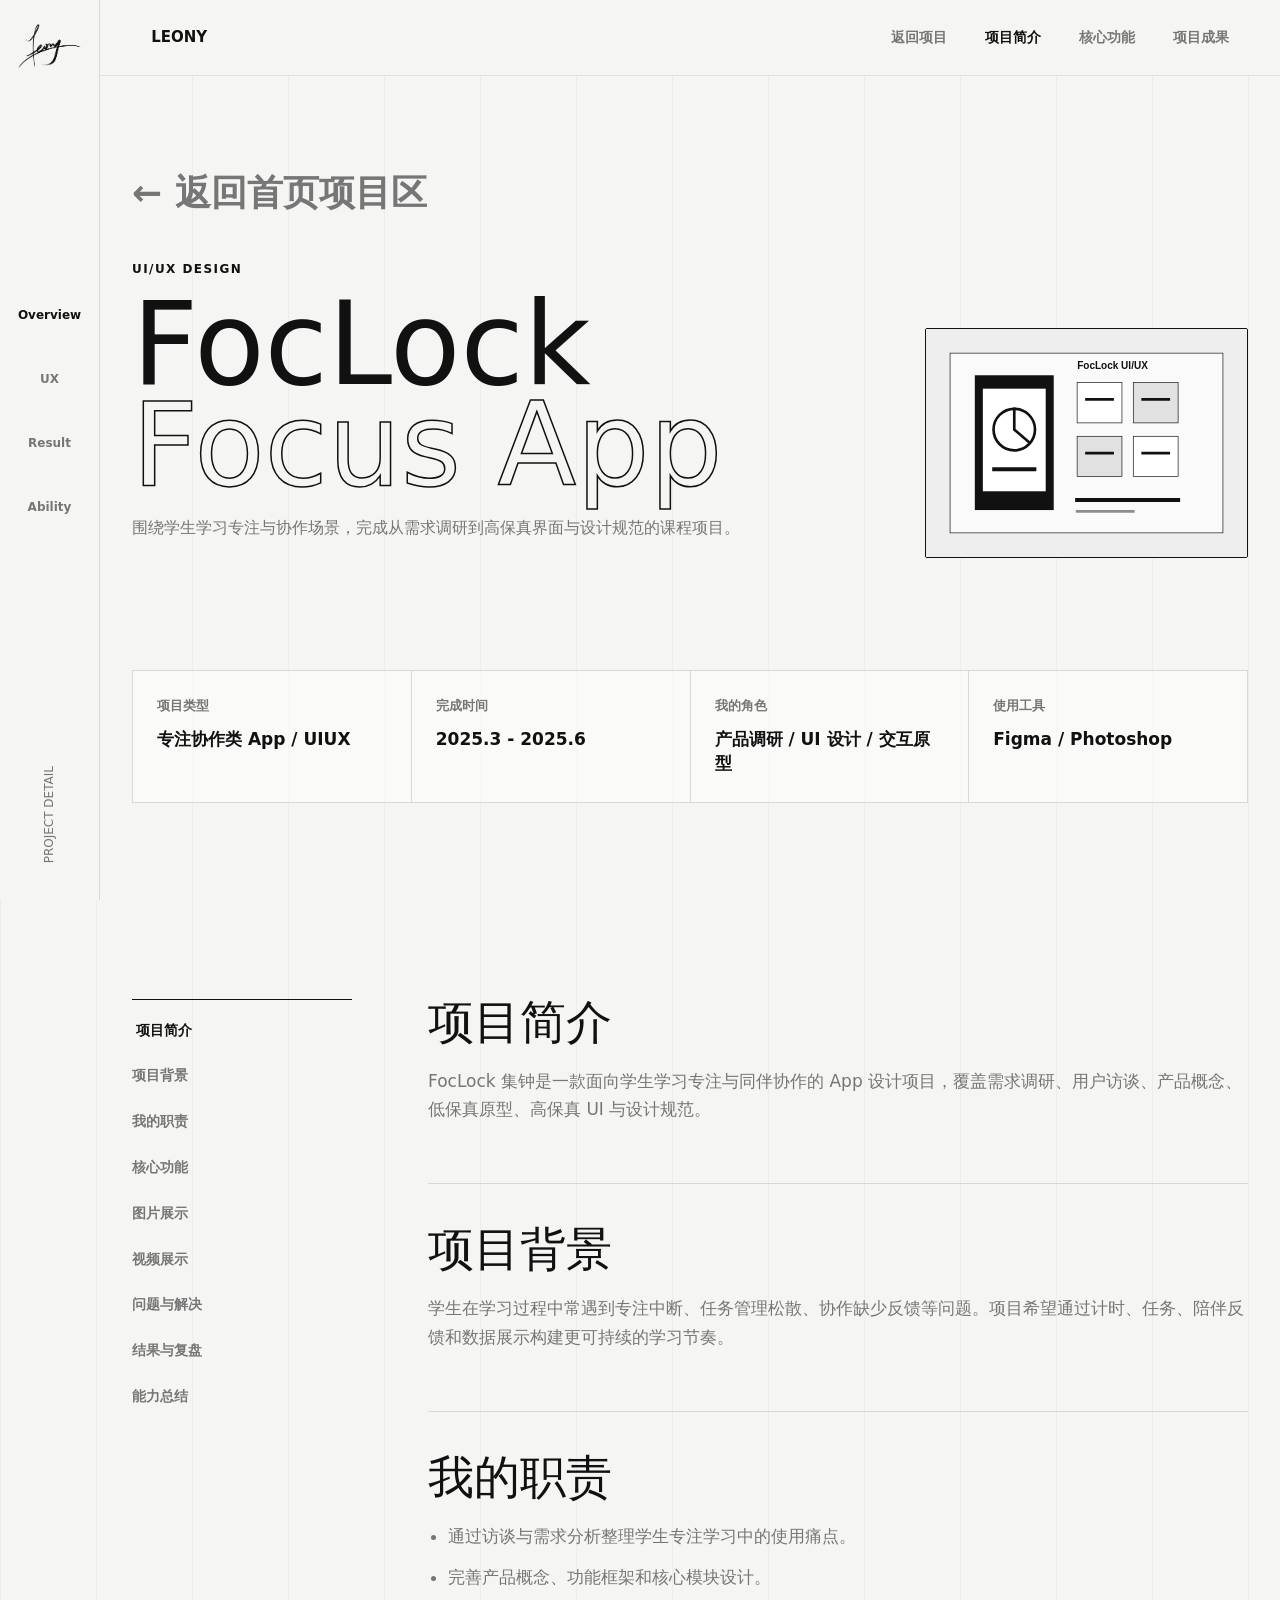
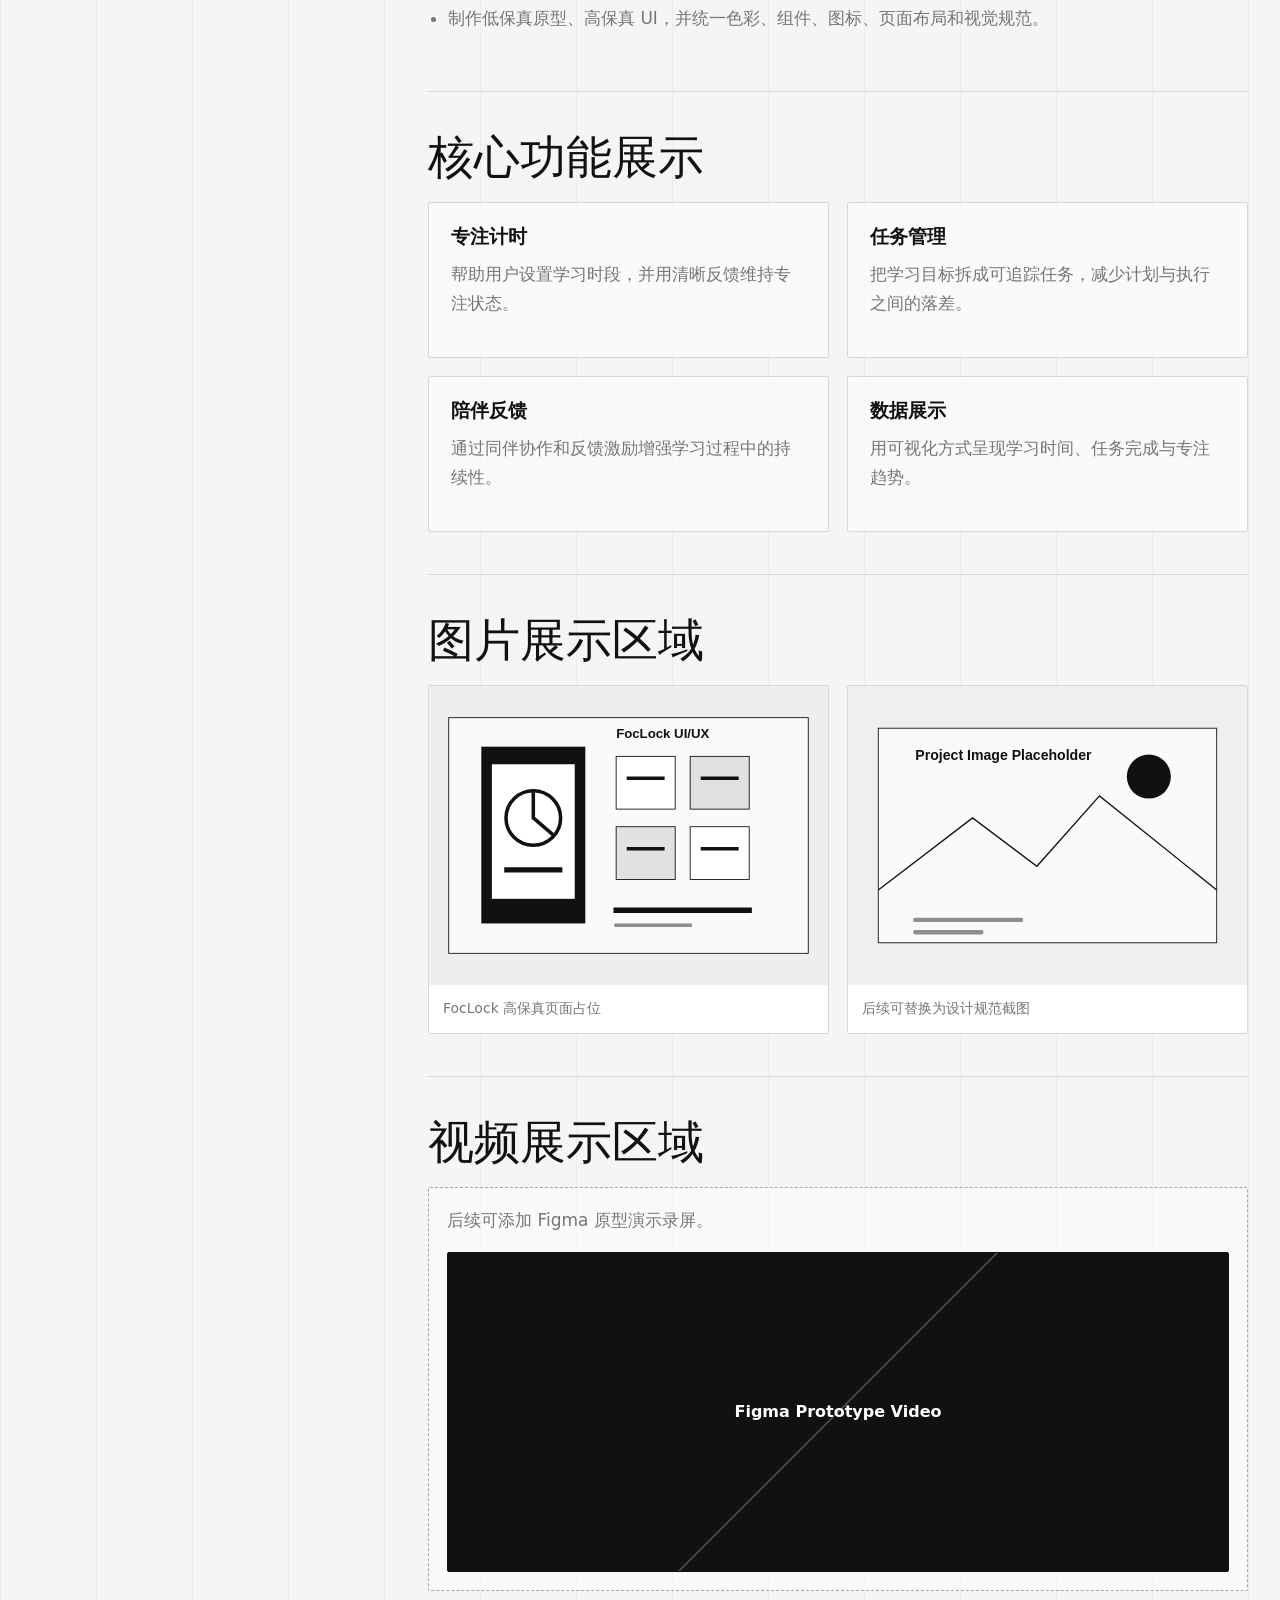
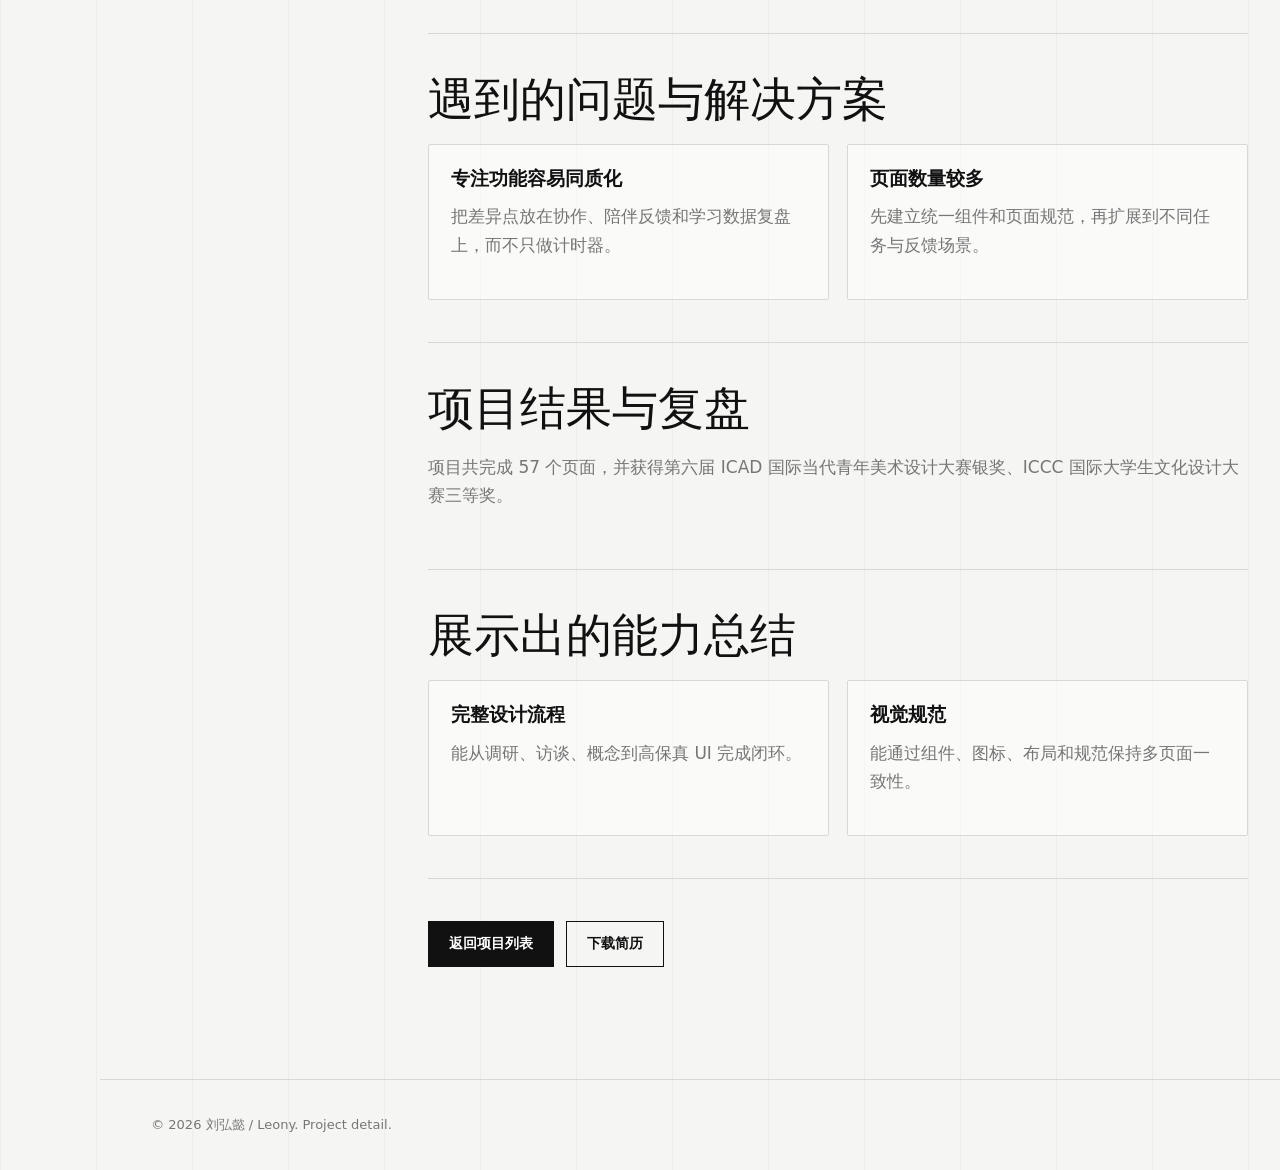
<file: projects/foclock.html>
<!DOCTYPE html>
<html lang="zh-CN">
<head>
  <meta charset="UTF-8">
  <meta name="viewport" content="width=device-width, initial-scale=1.0">
  <meta name="description" content="FocLock 集钟专注协作类 App UI/UX 设计项目详情。">
  <title>FocLock 集钟 | LEONY Portfolio</title>
  <link rel="icon" href="../assets/images/favicon.svg" type="image/svg+xml">
  <link rel="stylesheet" href="../css/style.css">
</head>
<body>
  <aside class="side-rail" aria-label="项目详情锚点导航">
    <a class="rail-logo" href="../index.html" aria-label="返回首页">
      <img src="../assets/images/leony-signature.png" alt="">
    </a>
    <nav class="rail-dots" aria-label="项目内容分区">
      <a class="rail-dot active" href="#overview" aria-label="项目简介"><span>Overview</span></a>
      <a class="rail-dot" href="#features" aria-label="核心功能"><span>UX</span></a>
      <a class="rail-dot" href="#result" aria-label="项目成果"><span>Result</span></a>
      <a class="rail-dot" href="#ability" aria-label="能力总结"><span>Ability</span></a>
    </nav>
    <p class="rail-meta">Project Detail</p>
  </aside>

  <header class="topbar detail-header">
    <a class="topbar-brand" href="../index.html">LEONY</a>
    <button class="nav-toggle" type="button" aria-label="打开导航" aria-expanded="false"><span></span><span></span></button>
    <nav class="topnav" aria-label="项目页导航">
      <a href="../index.html#projects">返回项目</a>
      <a href="#overview">项目简介</a>
      <a href="#features">核心功能</a>
      <a href="#result">项目成果</a>
    </nav>
  </header>

  <main class="detail-main">
    <section class="section detail-hero">
      <div class="container detail-hero-grid">
        <div>
          <a class="back-link" href="../index.html#projects">← 返回首页项目区</a>
          <p class="eyebrow">UI/UX Design</p>
          <h1>FocLock<br><span>Focus App</span></h1>
          <p class="hero-desc">围绕学生学习专注与协作场景，完成从需求调研到高保真界面与设计规范的课程项目。</p>
        </div>
        <img class="detail-cover" src="../assets/images/project-foclock.svg" alt="FocLock 集钟项目封面">
      </div>
    </section>

    <section class="section compact-section">
      <div class="container info-grid" aria-label="项目基本信息">
        <div><span>项目类型</span><strong>专注协作类 App / UIUX</strong></div>
        <div><span>完成时间</span><strong>2025.3 - 2025.6</strong></div>
        <div><span>我的角色</span><strong>产品调研 / UI 设计 / 交互原型</strong></div>
        <div><span>使用工具</span><strong>Figma / Photoshop</strong></div>
      </div>
    </section>

    <section class="section">
      <div class="container detail-layout">
        <aside class="detail-toc" aria-label="项目内容目录">
          <a href="#overview">项目简介</a>
          <a href="#background">项目背景</a>
          <a href="#responsibility">我的职责</a>
          <a href="#features">核心功能</a>
          <a href="#gallery">图片展示</a>
          <a href="#video">视频展示</a>
          <a href="#solution">问题与解决</a>
          <a href="#result">结果与复盘</a>
          <a href="#ability">能力总结</a>
        </aside>
        <div class="detail-content">
          <section id="overview" class="detail-section"><h2>项目简介</h2><p>FocLock 集钟是一款面向学生学习专注与同伴协作的 App 设计项目，覆盖需求调研、用户访谈、产品概念、低保真原型、高保真 UI 与设计规范。</p></section>
          <section id="background" class="detail-section"><h2>项目背景</h2><p>学生在学习过程中常遇到专注中断、任务管理松散、协作缺少反馈等问题。项目希望通过计时、任务、陪伴反馈和数据展示构建更可持续的学习节奏。</p></section>
          <section id="responsibility" class="detail-section"><h2>我的职责</h2><ul class="check-list"><li>通过访谈与需求分析整理学生专注学习中的使用痛点。</li><li>完善产品概念、功能框架和核心模块设计。</li><li>制作低保真原型、高保真 UI，并统一色彩、组件、图标、页面布局和视觉规范。</li></ul></section>
          <section id="features" class="detail-section"><h2>核心功能展示</h2><div class="feature-grid"><article><h3>专注计时</h3><p>帮助用户设置学习时段，并用清晰反馈维持专注状态。</p></article><article><h3>任务管理</h3><p>把学习目标拆成可追踪任务，减少计划与执行之间的落差。</p></article><article><h3>陪伴反馈</h3><p>通过同伴协作和反馈激励增强学习过程中的持续性。</p></article><article><h3>数据展示</h3><p>用可视化方式呈现学习时间、任务完成与专注趋势。</p></article></div></section>
          <section id="gallery" class="detail-section"><h2>图片展示区域</h2><div class="gallery-grid"><figure><img src="../assets/images/project-foclock.svg" alt="FocLock 页面占位图"><figcaption>FocLock 高保真页面占位</figcaption></figure><figure><img src="../assets/images/placeholder-project.svg" alt="设计规范占位图"><figcaption>后续可替换为设计规范截图</figcaption></figure></div></section>
          <section id="video" class="detail-section"><h2>视频展示区域</h2><div class="video-shell"><p>后续可添加 Figma 原型演示录屏。</p><div class="video-frame"><span>Figma Prototype Video</span></div></div></section>
          <section id="solution" class="detail-section"><h2>遇到的问题与解决方案</h2><div class="solution-grid"><article><h3>专注功能容易同质化</h3><p>把差异点放在协作、陪伴反馈和学习数据复盘上，而不只做计时器。</p></article><article><h3>页面数量较多</h3><p>先建立统一组件和页面规范，再扩展到不同任务与反馈场景。</p></article></div></section>
          <section id="result" class="detail-section"><h2>项目结果与复盘</h2><p>项目共完成 57 个页面，并获得第六届 ICAD 国际当代青年美术设计大赛银奖、ICCC 国际大学生文化设计大赛三等奖。</p></section>
          <section id="ability" class="detail-section"><h2>展示出的能力总结</h2><div class="summary-grid"><article><h3>完整设计流程</h3><p>能从调研、访谈、概念到高保真 UI 完成闭环。</p></article><article><h3>视觉规范</h3><p>能通过组件、图标、布局和规范保持多页面一致性。</p></article></div></section>
          <div class="detail-actions"><a class="button button-dark" href="../index.html#projects">返回项目列表</a><a class="button button-light" href="../assets/resume/resume.pdf" download>下载简历</a></div>
        </div>
      </div>
    </section>
  </main>
  <footer class="site-footer"><p>© 2026 刘弘懿 / Leony. Project detail.</p></footer>
  <script src="../js/main.js"></script>
</body>
</html>
</file>
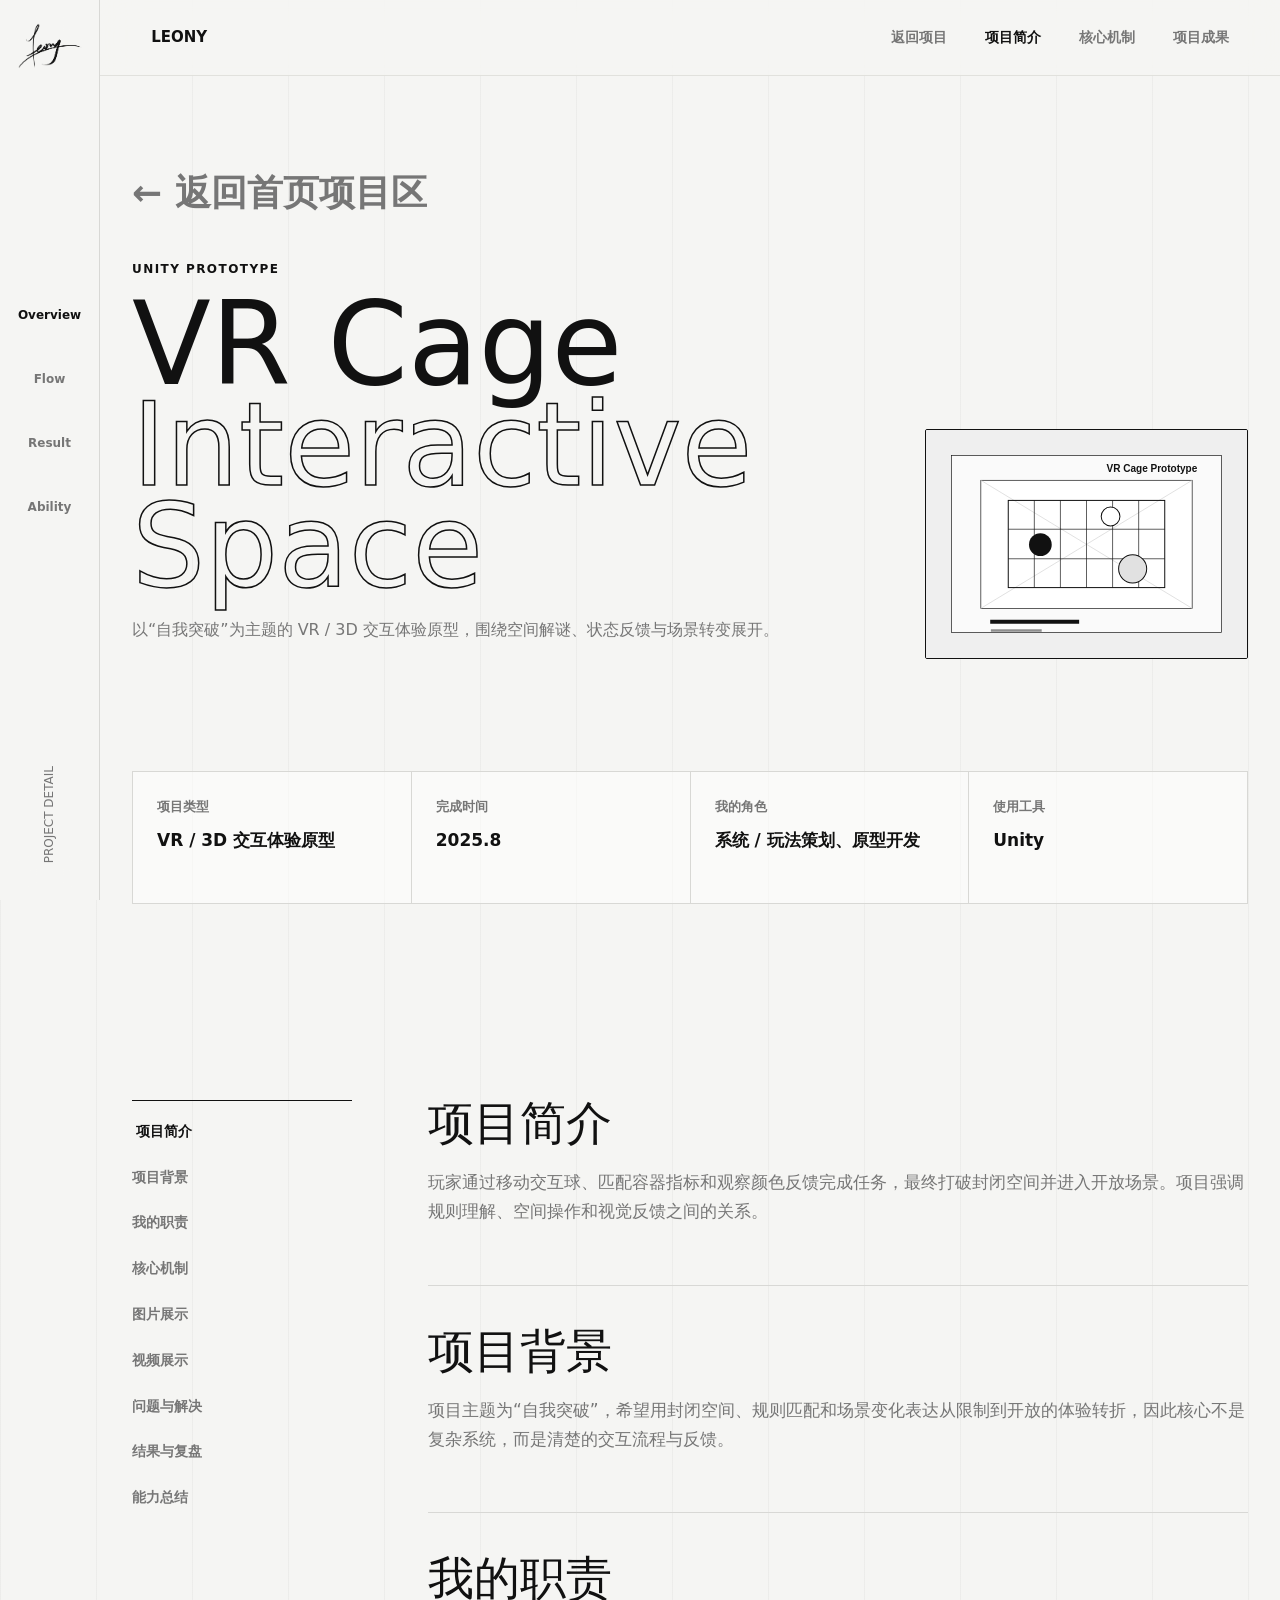
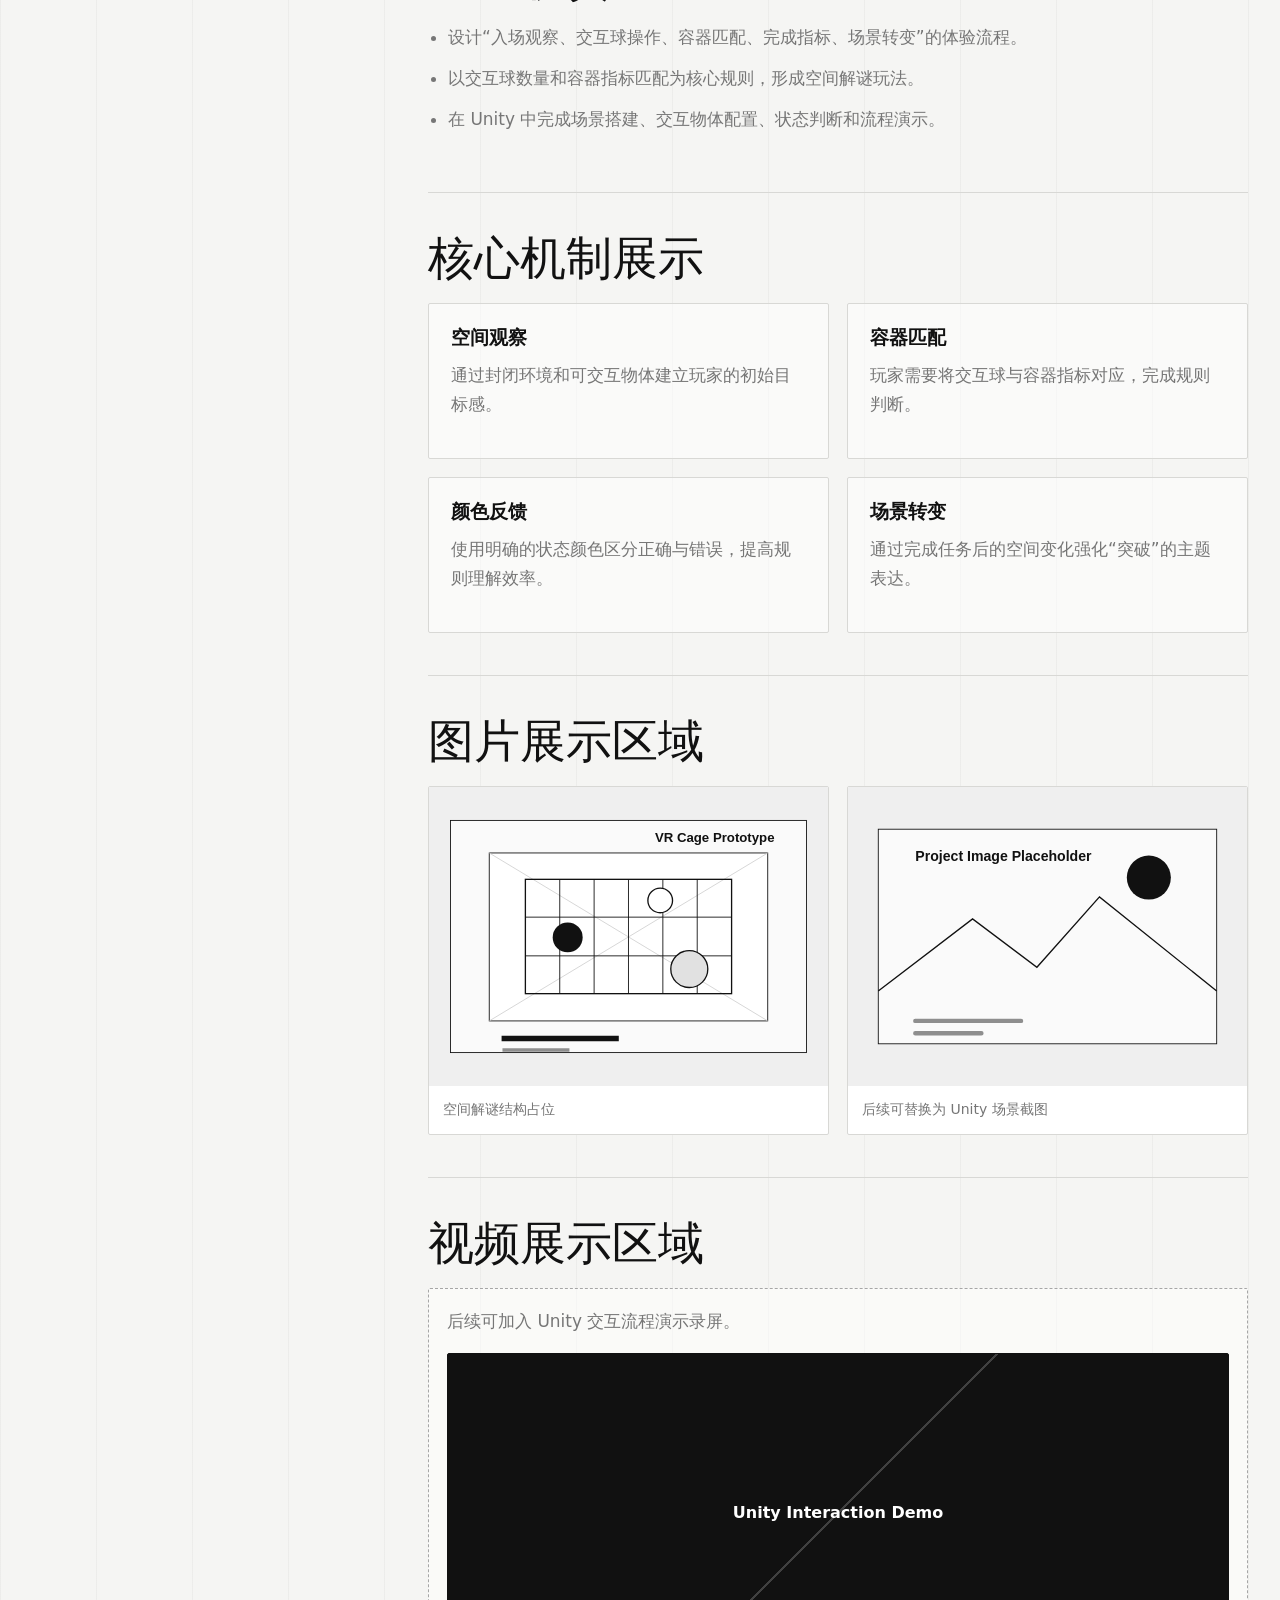
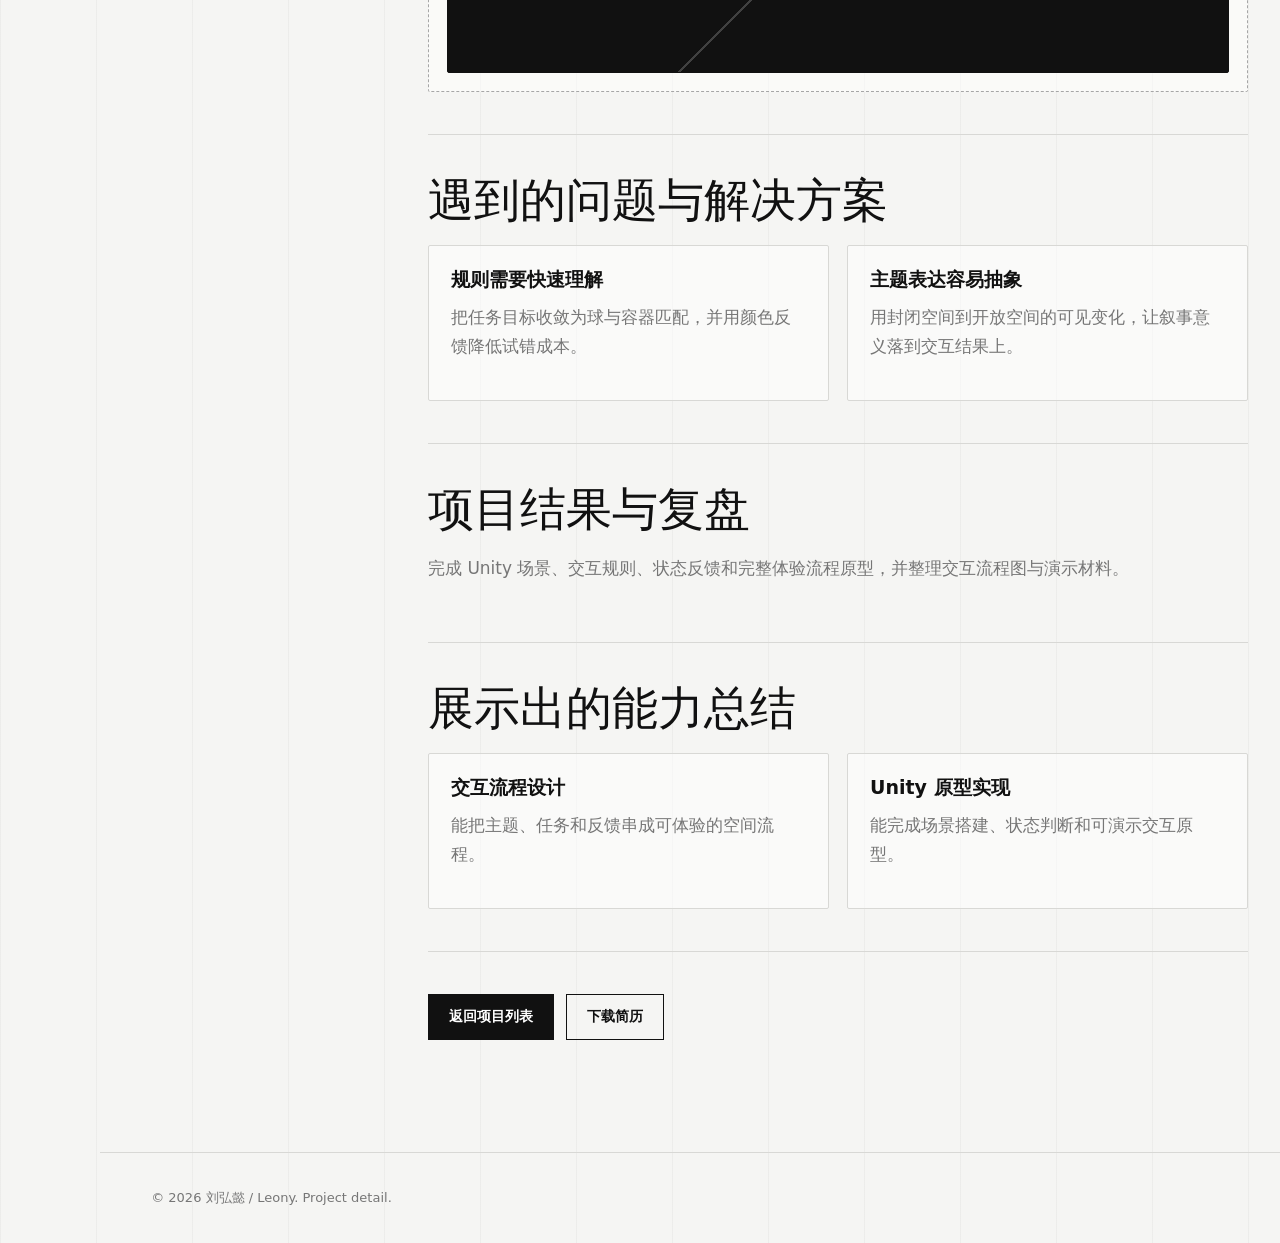
<file: projects/vr-cage.html>
<!DOCTYPE html>
<html lang="zh-CN">
<head>
  <meta charset="UTF-8">
  <meta name="viewport" content="width=device-width, initial-scale=1.0">
  <meta name="description" content="VR 交互体验装置牢笼项目详情，展示 Unity 沉浸式交互原型与机制设计能力。">
  <title>VR 交互体验装置：牢笼 | LEONY Portfolio</title>
  <link rel="icon" href="../assets/images/favicon.svg" type="image/svg+xml">
  <link rel="stylesheet" href="../css/style.css">
</head>
<body>
  <aside class="side-rail" aria-label="项目详情锚点导航">
    <a class="rail-logo" href="../index.html" aria-label="返回首页">
      <img src="../assets/images/leony-signature.png" alt="">
    </a>
    <nav class="rail-dots" aria-label="项目内容分区">
      <a class="rail-dot active" href="#overview" aria-label="项目简介"><span>Overview</span></a>
      <a class="rail-dot" href="#features" aria-label="核心机制"><span>Flow</span></a>
      <a class="rail-dot" href="#result" aria-label="项目成果"><span>Result</span></a>
      <a class="rail-dot" href="#ability" aria-label="能力总结"><span>Ability</span></a>
    </nav>
    <p class="rail-meta">Project Detail</p>
  </aside>

  <header class="topbar detail-header">
    <a class="topbar-brand" href="../index.html">LEONY</a>
    <button class="nav-toggle" type="button" aria-label="打开导航" aria-expanded="false"><span></span><span></span></button>
    <nav class="topnav" aria-label="项目页导航">
      <a href="../index.html#projects">返回项目</a>
      <a href="#overview">项目简介</a>
      <a href="#features">核心机制</a>
      <a href="#result">项目成果</a>
    </nav>
  </header>

  <main class="detail-main">
    <section class="section detail-hero">
      <div class="container detail-hero-grid">
        <div>
          <a class="back-link" href="../index.html#projects">← 返回首页项目区</a>
          <p class="eyebrow">Unity Prototype</p>
          <h1>VR Cage<br><span>Interactive Space</span></h1>
          <p class="hero-desc">以“自我突破”为主题的 VR / 3D 交互体验原型，围绕空间解谜、状态反馈与场景转变展开。</p>
        </div>
        <img class="detail-cover" src="../assets/images/project-vr-cage.svg" alt="VR 交互体验装置项目封面">
      </div>
    </section>

    <section class="section compact-section">
      <div class="container info-grid" aria-label="项目基本信息">
        <div><span>项目类型</span><strong>VR / 3D 交互体验原型</strong></div>
        <div><span>完成时间</span><strong>2025.8</strong></div>
        <div><span>我的角色</span><strong>系统 / 玩法策划、原型开发</strong></div>
        <div><span>使用工具</span><strong>Unity</strong></div>
      </div>
    </section>

    <section class="section">
      <div class="container detail-layout">
        <aside class="detail-toc" aria-label="项目内容目录">
          <a href="#overview">项目简介</a>
          <a href="#background">项目背景</a>
          <a href="#responsibility">我的职责</a>
          <a href="#features">核心机制</a>
          <a href="#gallery">图片展示</a>
          <a href="#video">视频展示</a>
          <a href="#solution">问题与解决</a>
          <a href="#result">结果与复盘</a>
          <a href="#ability">能力总结</a>
        </aside>
        <div class="detail-content">
          <section id="overview" class="detail-section"><h2>项目简介</h2><p>玩家通过移动交互球、匹配容器指标和观察颜色反馈完成任务，最终打破封闭空间并进入开放场景。项目强调规则理解、空间操作和视觉反馈之间的关系。</p></section>
          <section id="background" class="detail-section"><h2>项目背景</h2><p>项目主题为“自我突破”，希望用封闭空间、规则匹配和场景变化表达从限制到开放的体验转折，因此核心不是复杂系统，而是清楚的交互流程与反馈。</p></section>
          <section id="responsibility" class="detail-section"><h2>我的职责</h2><ul class="check-list"><li>设计“入场观察、交互球操作、容器匹配、完成指标、场景转变”的体验流程。</li><li>以交互球数量和容器指标匹配为核心规则，形成空间解谜玩法。</li><li>在 Unity 中完成场景搭建、交互物体配置、状态判断和流程演示。</li></ul></section>
          <section id="features" class="detail-section"><h2>核心机制展示</h2><div class="feature-grid"><article><h3>空间观察</h3><p>通过封闭环境和可交互物体建立玩家的初始目标感。</p></article><article><h3>容器匹配</h3><p>玩家需要将交互球与容器指标对应，完成规则判断。</p></article><article><h3>颜色反馈</h3><p>使用明确的状态颜色区分正确与错误，提高规则理解效率。</p></article><article><h3>场景转变</h3><p>通过完成任务后的空间变化强化“突破”的主题表达。</p></article></div></section>
          <section id="gallery" class="detail-section"><h2>图片展示区域</h2><div class="gallery-grid"><figure><img src="../assets/images/project-vr-cage.svg" alt="VR 场景占位图"><figcaption>空间解谜结构占位</figcaption></figure><figure><img src="../assets/images/placeholder-project.svg" alt="Unity 截图占位图"><figcaption>后续可替换为 Unity 场景截图</figcaption></figure></div></section>
          <section id="video" class="detail-section"><h2>视频展示区域</h2><div class="video-shell"><p>后续可加入 Unity 交互流程演示录屏。</p><div class="video-frame"><span>Unity Interaction Demo</span></div></div></section>
          <section id="solution" class="detail-section"><h2>遇到的问题与解决方案</h2><div class="solution-grid"><article><h3>规则需要快速理解</h3><p>把任务目标收敛为球与容器匹配，并用颜色反馈降低试错成本。</p></article><article><h3>主题表达容易抽象</h3><p>用封闭空间到开放空间的可见变化，让叙事意义落到交互结果上。</p></article></div></section>
          <section id="result" class="detail-section"><h2>项目结果与复盘</h2><p>完成 Unity 场景、交互规则、状态反馈和完整体验流程原型，并整理交互流程图与演示材料。</p></section>
          <section id="ability" class="detail-section"><h2>展示出的能力总结</h2><div class="summary-grid"><article><h3>交互流程设计</h3><p>能把主题、任务和反馈串成可体验的空间流程。</p></article><article><h3>Unity 原型实现</h3><p>能完成场景搭建、状态判断和可演示交互原型。</p></article></div></section>
          <div class="detail-actions"><a class="button button-dark" href="../index.html#projects">返回项目列表</a><a class="button button-light" href="../assets/resume/resume.pdf" download>下载简历</a></div>
        </div>
      </div>
    </section>
  </main>
  <footer class="site-footer"><p>© 2026 刘弘懿 / Leony. Project detail.</p></footer>
  <script src="../js/main.js"></script>
</body>
</html>
</file>
<file: css/style.css>
:root {
  --bg: #f5f5f3;
  --surface: #ffffff;
  --surface-soft: #ececea;
  --ink: #111111;
  --ink-soft: #2a2a2a;
  --muted: #767676;
  --muted-2: #a6a6a6;
  --line: #d8d8d5;
  --line-dark: #111111;
  --rail: 100px;
  --container: 1180px;
  --radius: 2px;
  --shadow: 0 18px 45px rgba(0, 0, 0, 0.08);
  --ease: 180ms ease;
}

* {
  box-sizing: border-box;
}

html {
  scroll-behavior: smooth;
}

body {
  margin: 0;
  color: var(--ink);
  font-family: Inter, ui-sans-serif, system-ui, -apple-system, BlinkMacSystemFont, "Segoe UI", "PingFang SC", "Microsoft YaHei", sans-serif;
  line-height: 1.7;
  background:
    linear-gradient(90deg, rgba(17, 17, 17, 0.035) 1px, transparent 1px) 0 0 / 96px 96px,
    var(--bg);
}

body::selection {
  color: var(--surface);
  background: var(--ink);
}

img,
video {
  display: block;
  max-width: 100%;
}

a {
  color: inherit;
  text-decoration: none;
}

p,
h1,
h2,
h3,
dl {
  margin-top: 0;
}

p {
  color: var(--muted);
}

.container {
  width: min(calc(100% - 64px), var(--container));
  margin: 0 auto;
}

.section {
  padding: 112px 0;
  scroll-margin-top: 82px;
}

.side-rail {
  position: fixed;
  inset: 0 auto 0 0;
  z-index: 50;
  display: grid;
  width: var(--rail);
  grid-template-rows: 92px 1fr 170px;
  align-items: center;
  justify-items: center;
  border-right: 1px solid var(--line);
  background: rgba(245, 245, 243, 0.9);
  backdrop-filter: blur(18px);
}

.rail-logo {
  display: block;
  width: 84px;
}

.rail-dots {
  display: grid;
  gap: 40px;
  width: 100%;
  padding-inline: 10px;
}

.rail-dot {
  display: grid;
  min-height: 24px;
  place-items: center;
  color: var(--muted);
  font-size: 12px;
  font-weight: 600;
  transition: color var(--ease);
}

.rail-dot span {
  white-space: nowrap;
  transition: transform var(--ease);
}

.rail-dot.active,
.rail-dot:hover,
.rail-dot:focus-visible {
  color: var(--ink);
}

.rail-dot:hover span,
.rail-dot:focus-visible span {
  transform: translateX(4px);
}

.rail-meta {
  margin: 0;
  color: var(--muted);
  font-size: 12px;
  letter-spacing: 0;
  text-transform: uppercase;
  writing-mode: vertical-rl;
  transform: rotate(180deg);
}

.topbar {
  position: fixed;
  top: 0;
  right: 0;
  left: var(--rail);
  z-index: 40;
  display: flex;
  min-height: 76px;
  align-items: center;
  justify-content: space-between;
  padding: 0 clamp(24px, 4vw, 58px);
  border-bottom: 1px solid rgba(216, 216, 213, 0.72);
  background: rgba(245, 245, 243, 0.78);
  backdrop-filter: blur(18px);
}

.topbar-brand {
  font-size: 15px;
  font-weight: 800;
}

.topnav {
  display: flex;
  align-items: center;
  gap: clamp(20px, 3vw, 38px);
}

.topnav a {
  color: var(--muted);
  font-size: 14px;
  font-weight: 600;
  transition: color var(--ease);
}

.topnav a.active,
.topnav a:hover {
  color: var(--ink);
}

.nav-toggle {
  display: none;
  width: 42px;
  height: 42px;
  padding: 0;
  border: 1px solid var(--line);
  border-radius: 0;
  background: var(--surface);
}

.nav-toggle span {
  display: block;
  width: 18px;
  height: 1px;
  margin: 5px auto;
  background: var(--ink);
}

main,
.site-footer {
  margin-left: var(--rail);
}

.hero {
  min-height: 100vh;
  display: flex;
  align-items: center;
  padding-top: 146px;
}

.hero-grid {
  display: grid;
  grid-template-columns: minmax(0, 1.1fr) minmax(320px, 0.62fr);
  gap: clamp(42px, 7vw, 96px);
  align-items: center;
}

.eyebrow {
  margin-bottom: 14px;
  color: var(--ink);
  font-size: 12px;
  font-weight: 800;
  letter-spacing: 0.12em;
  text-transform: uppercase;
}

h1 {
  max-width: 840px;
  margin-bottom: 18px;
  font-size: clamp(64px, 12vw, 200px);
  font-weight: 500;
  line-height: 0.88;
  letter-spacing: 0;
}

h1 span {
  color: transparent;
  -webkit-text-stroke: 1.5px var(--ink);
  text-stroke: 1.5px var(--ink);
}

h2 {
  margin-bottom: 18px;
  font-size: clamp(36px, 6vw, 72px);
  font-weight: 500;
  line-height: 1;
  letter-spacing: 0;
}

h3 {
  margin-bottom: 12px;
  font-size: 23px;
  font-weight: 600;
  line-height: 1.22;
  letter-spacing: 0;
}

.hero-title {
  margin-bottom: 18px;
  color: var(--ink);
  font-size: clamp(20px, 2.4vw, 30px);
  font-weight: 600;
}



.hero-actions {
  display: flex;
  flex-wrap: wrap;
  gap: 12px;
}

.button {
  display: inline-flex;
  min-height: 46px;
  align-items: center;
  justify-content: center;
  padding: 10px 20px;
  border: 1px solid var(--ink);
  border-radius: 0;
  font-size: 14px;
  font-weight: 700;
  transition: transform var(--ease), background-color var(--ease), color var(--ease), border-color var(--ease);
}

.button:hover {
  transform: translateY(-2px);
}

.button-dark {
  color: var(--surface);
  background: var(--ink);
}

.button-light {
  color: var(--ink);
  background: transparent;
}

.button-light:hover {
  background: var(--surface);
}

.hero-board {
  position: relative;
  min-height: 470px;
  padding: 34px;
  border: 1px solid var(--ink);
  border-radius: var(--radius);
  background: rgba(255, 255, 255, 0.54);
  box-shadow: var(--shadow);
}

.board-line {
  width: 100%;
  height: 1px;
  margin-bottom: 78px;
  background: var(--ink);
}

.board-kicker {
  margin-bottom: 12px;
  color: var(--muted);
  font-size: 13px;
  font-weight: 700;
  text-transform: uppercase;
}

.hero-board strong {
  display: block;
  max-width: 240px;
  margin-bottom: 32px;
  font-size: clamp(48px, 6vw, 74px);
  font-weight: 500;
  line-height: 0.95;
}

.board-tags {
  display: flex;
  flex-wrap: wrap;
  gap: 10px;
}

.board-tags span {
  padding: 8px 12px;
  border: 1px solid var(--line-dark);
  border-radius: 0;
  color: var(--ink-soft);
  font-size: 13px;
  font-weight: 700;
  background: var(--surface);
}

.board-matrix {
  position: absolute;
  right: 32px;
  bottom: 32px;
  display: grid;
  width: 124px;
  height: 124px;
  grid-template-columns: repeat(2, 1fr);
  gap: 10px;
}

.board-matrix span {
  border: 1px solid var(--ink);
  background:
    linear-gradient(135deg, transparent calc(50% - 1px), var(--ink) calc(50% - 1px), var(--ink) calc(50% + 1px), transparent calc(50% + 1px)),
    var(--surface-soft);
}

.stats-strip {
  border-top: 1px solid var(--line);
  border-bottom: 1px solid var(--line);
  background: rgba(255, 255, 255, 0.42);
}

.stats-grid {
  display: grid;
  grid-template-columns: repeat(4, minmax(0, 1fr));
}

.stats-grid div {
  min-height: 142px;
  padding: 30px 28px;
  border-right: 1px solid var(--line);
}

.stats-grid div:first-child {
  border-left: 1px solid var(--line);
}

.stats-grid strong {
  display: block;
  margin-bottom: 6px;
  font-size: clamp(36px, 5vw, 58px);
  font-weight: 500;
  line-height: 1;
}

.stats-grid span {
  color: var(--muted);
  font-size: 14px;
  font-weight: 700;
}

.section-heading {
  max-width: 760px;
  margin-bottom: 44px;
}

.wide-heading {
  display: grid;
  max-width: none;
  grid-template-columns: minmax(260px, 0.75fr) minmax(0, 1fr);
  gap: 42px;
  align-items: end;
}

.wide-heading .eyebrow {
  grid-column: 1 / -1;
  margin-bottom: -22px;
}

.wide-heading p:last-child {
  max-width: 560px;
  margin-bottom: 8px;
}

.project-grid {
  display: grid;
  grid-template-columns: minmax(0, 1fr);
  gap: 24px;
}

.project-card {
  display: grid;
  grid-template-columns: minmax(180px, 0.62fr) minmax(0, 1fr);
  min-height: 360px;
  overflow: hidden;
  border: 1px solid var(--line);
  border-radius: var(--radius);
  background: rgba(255, 255, 255, 0.62);
  transition: transform var(--ease), border-color var(--ease), box-shadow var(--ease);
}

.project-card:hover {
  border-color: var(--ink);
  box-shadow: var(--shadow);
  transform: translateY(-4px);
}

.project-cover {
  display: block;
  min-height: 100%;
  border-right: 1px solid var(--line);
  background: var(--surface-soft);
}

.project-cover img {
  width: 100%;
  height: 100%;
  object-fit: cover;
  filter: grayscale(1);
}

.project-body {
  display: flex;
  flex-direction: column;
  padding: 28px;
}

.project-type {
  margin-bottom: 10px;
  color: var(--ink);
  font-size: 12px;
  font-weight: 800;
  letter-spacing: 0.08em;
  text-transform: uppercase;
}

.project-body > p:not(.project-type) {
  margin-bottom: 22px;
}

.project-meta {
  display: grid;
  gap: 14px;
  margin: auto 0 22px;
}

.project-meta div {
  padding-top: 14px;
  border-top: 1px solid var(--line);
}

.project-meta dt {
  color: var(--ink);
  font-size: 13px;
  font-weight: 800;
}

.project-meta dd {
  margin: 4px 0 0;
  color: var(--muted);
  font-size: 14px;
}

.text-link {
  position: relative;
  width: fit-content;
  color: var(--ink);
  font-size: 14px;
  font-weight: 800;
}

.text-link::after {
  content: "";
  position: absolute;
  right: 0;
  bottom: -4px;
  left: 0;
  height: 1px;
  background: currentColor;
  transform-origin: right;
  transition: transform var(--ease);
}

.text-link:hover::after {
  transform: scaleX(0.45);
}

.about-section {
  border-top: 1px solid var(--line);
  border-bottom: 1px solid var(--line);
  background: rgba(255, 255, 255, 0.36);
}

.about-grid,
.contact-grid {
  display: grid;
  grid-template-columns: minmax(240px, 0.72fr) minmax(0, 1.28fr);
  gap: clamp(36px, 7vw, 96px);
  align-items: start;
}

.about-copy p {
  max-width: 820px;
  font-size: 18px;
}

.ability-list {
  display: grid;
  gap: 12px;
  padding: 0;
  margin: 28px 0 0;
  list-style: none;
}

.ability-list li {
  padding: 16px 0;
  border-top: 1px solid var(--line);
  color: var(--ink-soft);
}

.contact-grid {
  padding: 48px 0;
  border-top: 1px solid var(--ink);
  border-bottom: 1px solid var(--ink);
}

.contact-grid h2 {
  margin-bottom: 18px;
}

.contact-list {
  display: grid;
  gap: 0;
  padding: 0;
  margin: 0;
  list-style: none;
}

.contact-list li {
  display: grid;
  grid-template-columns: 120px minmax(0, 1fr);
  gap: 20px;
  padding: 18px 0;
  border-bottom: 1px solid var(--line);
}

.contact-list li:first-child {
  border-top: 1px solid var(--line);
}

.contact-list span {
  color: var(--ink);
  font-weight: 800;
}

.contact-list a {
  color: var(--muted);
  overflow-wrap: anywhere;
  transition: color var(--ease);
}

.contact-list a:hover {
  color: var(--ink);
}

.site-footer {
  padding: 34px clamp(24px, 4vw, 58px);
  border-top: 1px solid var(--line);
}

.site-footer p {
  margin: 0;
  color: var(--muted);
  font-size: 13px;
}

/* Project detail page */
.detail-main {
  padding-top: 76px;
}

.compact-section {
  padding: 0 0 84px;
}

.detail-header {
  min-height: 76px;
}

.detail-hero {
  padding-top: 86px;
}

.detail-hero-grid {
  display: grid;
  grid-template-columns: minmax(0, 1fr) minmax(280px, 0.46fr);
  gap: clamp(36px, 7vw, 90px);
  align-items: end;
}

.back-link {
  display: inline-flex;
  margin-bottom: 36px;
  color: var(--muted);
  font-weight: 700;
  transition: color var(--ease);
}

.back-link:hover {
  color: var(--ink);
}

.detail-hero h1 {
  font-size: clamp(50px, 9vw, 118px);
}

.detail-cover {
  border: 1px solid var(--ink);
  border-radius: var(--radius);
  background: var(--surface-soft);
  filter: grayscale(1);
}

.info-grid {
  display: grid;
  grid-template-columns: repeat(4, minmax(0, 1fr));
  border-top: 1px solid var(--line);
  border-left: 1px solid var(--line);
}

.info-grid div {
  min-height: 132px;
  padding: 24px;
  border-right: 1px solid var(--line);
  border-bottom: 1px solid var(--line);
  background: rgba(255, 255, 255, 0.48);
}

.info-grid span {
  display: block;
  margin-bottom: 10px;
  color: var(--muted);
  font-size: 13px;
  font-weight: 700;
}

.info-grid strong {
  display: block;
  color: var(--ink);
  font-size: 17px;
  line-height: 1.45;
}

.detail-layout {
  display: grid;
  grid-template-columns: 220px minmax(0, 1fr);
  gap: clamp(36px, 6vw, 76px);
  align-items: start;
}

.detail-toc {
  position: sticky;
  top: 104px;
  display: grid;
  gap: 4px;
  padding-top: 10px;
  border-top: 1px solid var(--ink);
}

.detail-toc a {
  padding: 9px 0;
  color: var(--muted);
  font-size: 14px;
  font-weight: 700;
  transition: color var(--ease), transform var(--ease);
}

.detail-toc a:hover,
.detail-toc a.active {
  color: var(--ink);
  transform: translateX(4px);
}

.detail-content {
  display: grid;
  gap: 42px;
}

.detail-section {
  padding-bottom: 42px;
  border-bottom: 1px solid var(--line);
  scroll-margin-top: 104px;
}

.detail-section h2 {
  margin-bottom: 22px;
  font-size: clamp(28px, 4vw, 46px);
}

.detail-section p,
.detail-section li {
  max-width: 860px;
  color: var(--muted);
  font-size: 17px;
}

.check-list,
.number-list {
  display: grid;
  gap: 12px;
  padding-left: 20px;
}

.feature-grid,
.gallery-grid,
.solution-grid,
.summary-grid {
  display: grid;
  grid-template-columns: repeat(2, minmax(0, 1fr));
  gap: 18px;
}

.feature-grid article,
.solution-grid article,
.summary-grid article {
  padding: 22px;
  border: 1px solid var(--line);
  border-radius: var(--radius);
  background: rgba(255, 255, 255, 0.52);
}

.feature-grid h3,
.solution-grid h3,
.summary-grid h3 {
  font-size: 19px;
}

.gallery-grid figure {
  margin: 0;
  overflow: hidden;
  border: 1px solid var(--line);
  border-radius: var(--radius);
  background: var(--surface);
}

.gallery-grid img {
  width: 100%;
  aspect-ratio: 4 / 3;
  object-fit: cover;
  filter: grayscale(1);
}

.gallery-grid figcaption {
  padding: 12px 14px;
  color: var(--muted);
  font-size: 14px;
}

.video-shell {
  padding: 18px;
  border: 1px dashed var(--muted-2);
  border-radius: var(--radius);
  background: rgba(255, 255, 255, 0.46);
}

.video-frame {
  display: grid;
  min-height: 320px;
  place-items: center;
  margin-top: 16px;
  border: 1px solid var(--ink);
  border-radius: var(--radius);
  color: var(--surface);
  font-weight: 800;
  background:
    linear-gradient(135deg, transparent calc(50% - 1px), rgba(255, 255, 255, 0.2) calc(50% - 1px), rgba(255, 255, 255, 0.2) calc(50% + 1px), transparent calc(50% + 1px)),
    #111111;
}

.detail-actions {
  display: flex;
  flex-wrap: wrap;
  gap: 12px;
}
.back-link {
  display: inline-flex;
  margin-bottom: 36px;
  color: var(--muted);
  font-weight: 700;
  transition: color var(--ease);
  font-size: 36px;
}

code {
  padding: 2px 6px;
  border: 1px solid var(--line);
  border-radius: 4px;
  color: var(--ink);
  background: var(--surface);
}

@media (max-width: 1080px) {
  .project-card {
    grid-template-columns: minmax(210px, 0.46fr) minmax(0, 1fr);
  }

  .info-grid {
    grid-template-columns: repeat(2, minmax(0, 1fr));
  }
}

@media (max-width: 860px) {
  :root {
    --rail: 0px;
  }

  body {
    background-size: 72px 72px;
  }

  .side-rail {
    display: none;
  }

  .topbar {
    left: 0;
    min-height: 68px;
  }

  .nav-toggle {
    display: block;
  }

  .topnav {
    position: absolute;
    top: 68px;
    right: 18px;
    left: 18px;
    display: none;
    flex-direction: column;
    align-items: stretch;
    gap: 0;
    padding: 8px;
    border: 1px solid var(--line);
    border-radius: var(--radius);
    background: var(--surface);
    box-shadow: var(--shadow);
  }

  .topnav.is-open {
    display: flex;
  }

  .topnav a {
    padding: 12px;
    color: var(--ink);
  }

  .container {
    width: min(calc(100% - 34px), var(--container));
  }

  .section {
    padding: 78px 0;
  }

  .hero {
    min-height: auto;
    padding-top: 122px;
  }

  .hero-grid,
  .wide-heading,
  .about-grid,
  .contact-grid,
  .detail-hero-grid,
  .detail-layout {
    grid-template-columns: 1fr;
  }

  .wide-heading .eyebrow {
    margin-bottom: 0;
  }

  .hero-board {
    min-height: 360px;
  }

  .stats-grid {
    grid-template-columns: repeat(2, minmax(0, 1fr));
  }

  .stats-grid div:nth-child(3) {
    border-left: 1px solid var(--line);
  }

  .detail-toc {
    position: static;
    grid-template-columns: repeat(2, minmax(0, 1fr));
  }
}

@media (max-width: 620px) {
  .topbar {
    padding: 0 18px;
  }

  h1 {
    font-size: clamp(54px, 21vw, 88px);
  }

  h2 {
    font-size: clamp(34px, 12vw, 52px);
  }

  .hero-desc,
  .about-copy p,
  .detail-section p,
  .detail-section li {
    font-size: 16px;
  }

  .hero-board {
    padding: 24px;
  }

  .board-matrix {
    width: 92px;
    height: 92px;
  }

  .stats-grid,
  .project-card,
  .info-grid,
  .feature-grid,
  .gallery-grid,
  .solution-grid,
  .summary-grid,
  .detail-toc {
    grid-template-columns: 1fr;
  }

  .stats-grid div,
  .stats-grid div:first-child,
  .stats-grid div:nth-child(3) {
    border-left: 1px solid var(--line);
  }

  .project-card {
    min-height: 0;
  }

  .project-cover {
    min-height: 220px;
    border-right: 0;
    border-bottom: 1px solid var(--line);
  }

  .project-body {
    padding: 22px;
  }

  .contact-list li {
    grid-template-columns: 1fr;
    gap: 4px;
  }

  .video-frame {
    min-height: 220px;
  }
}
</file>
